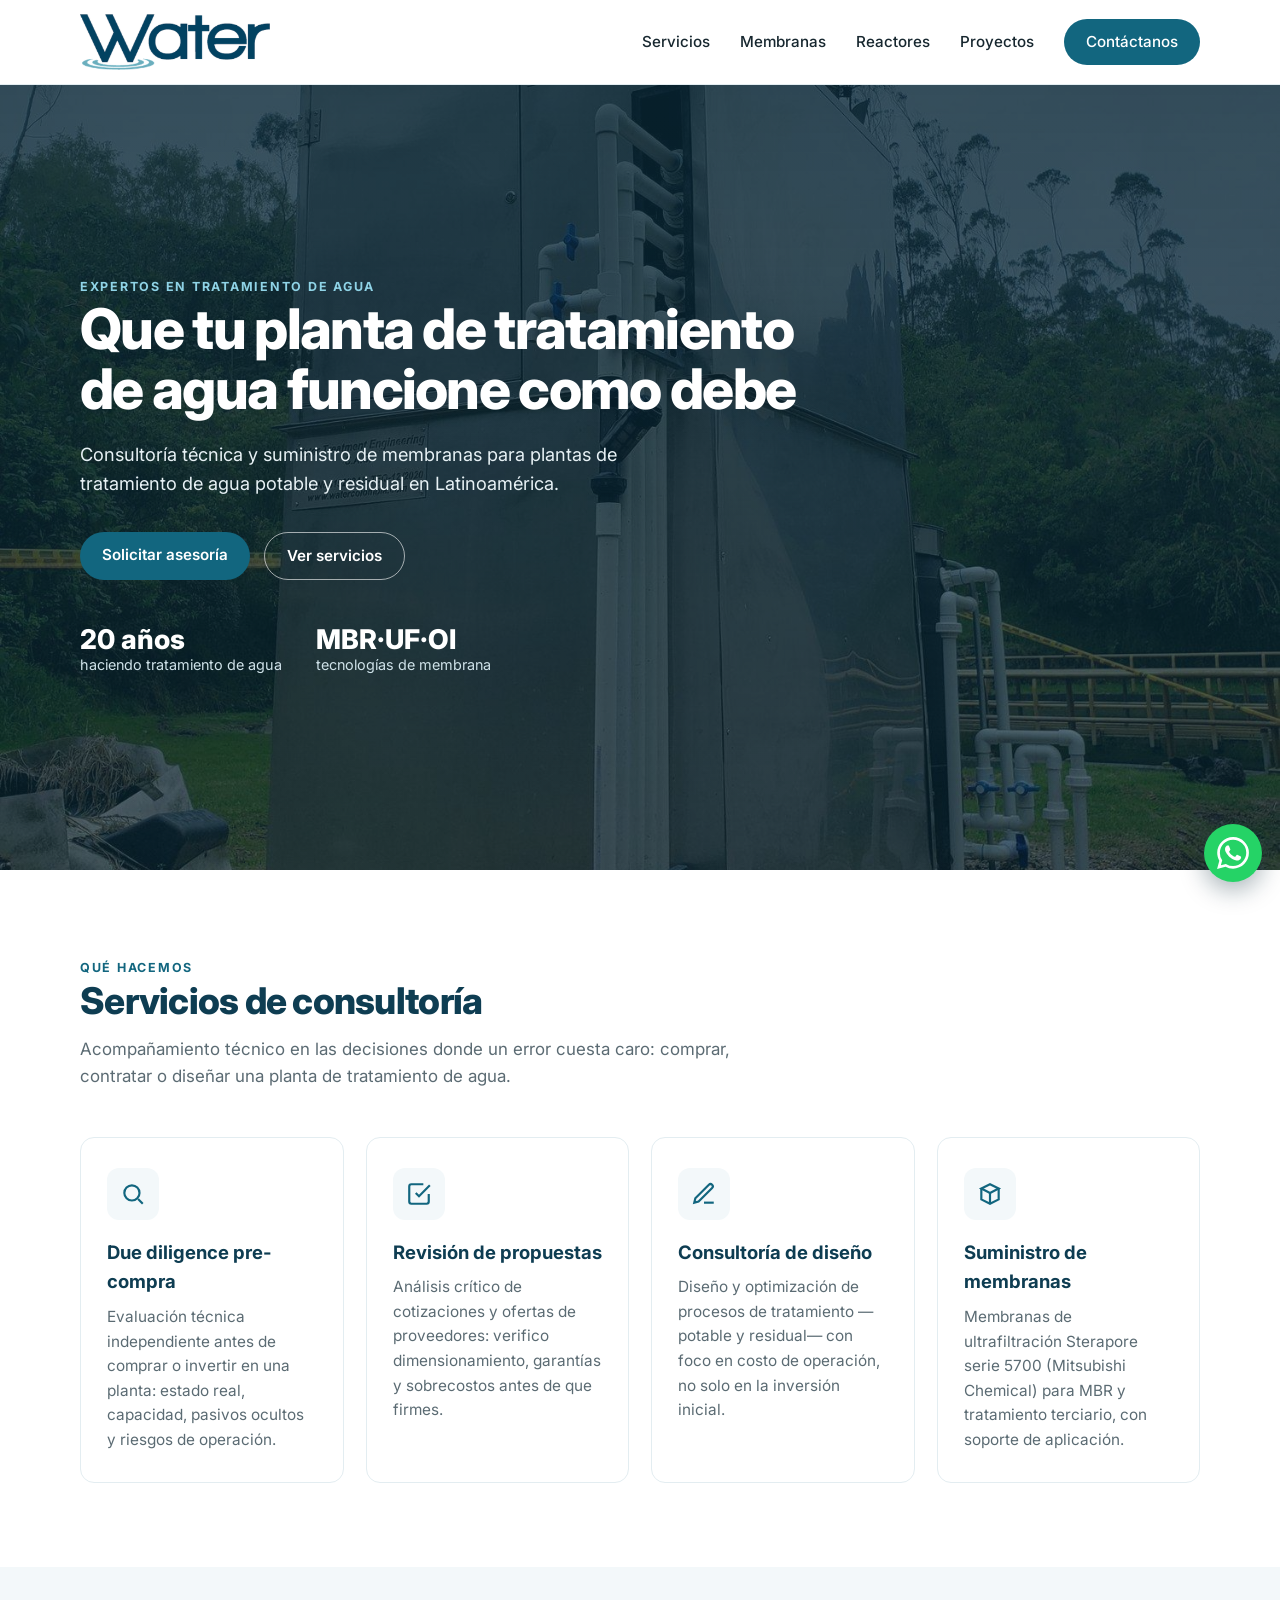
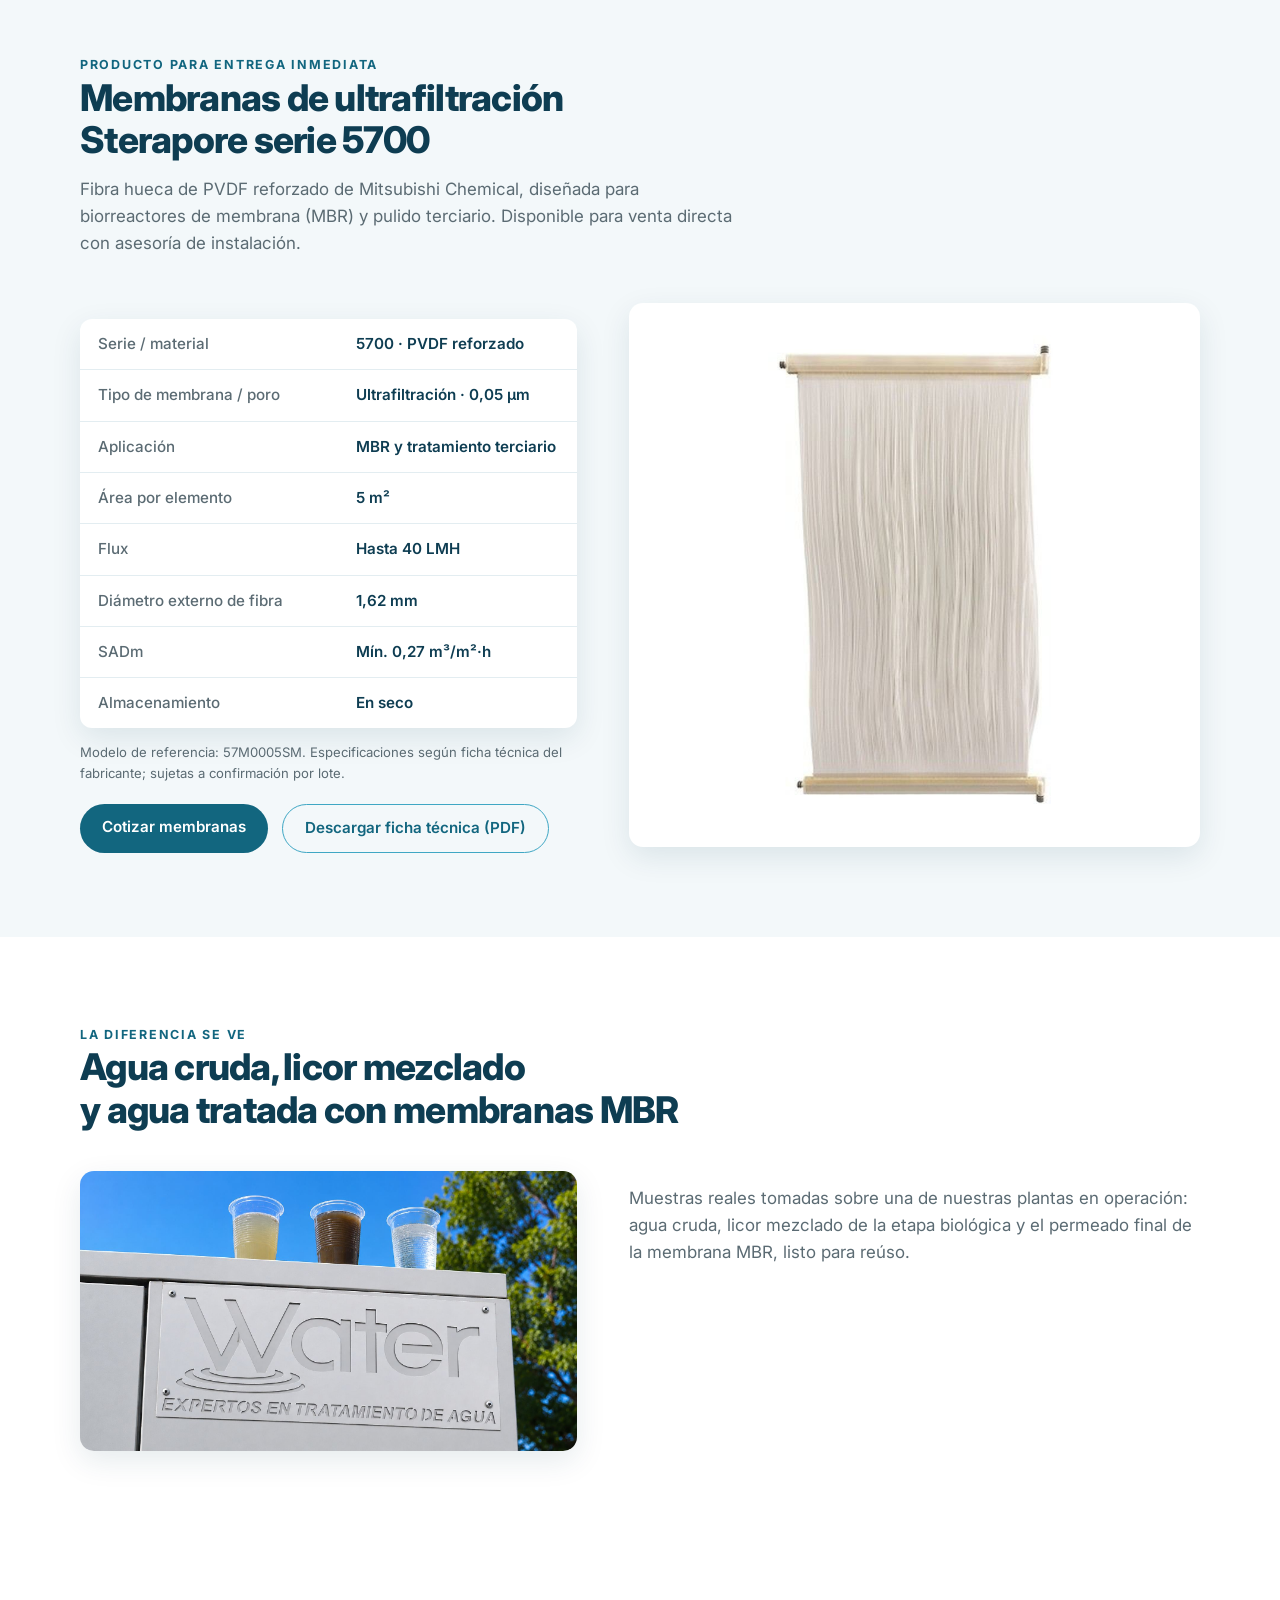
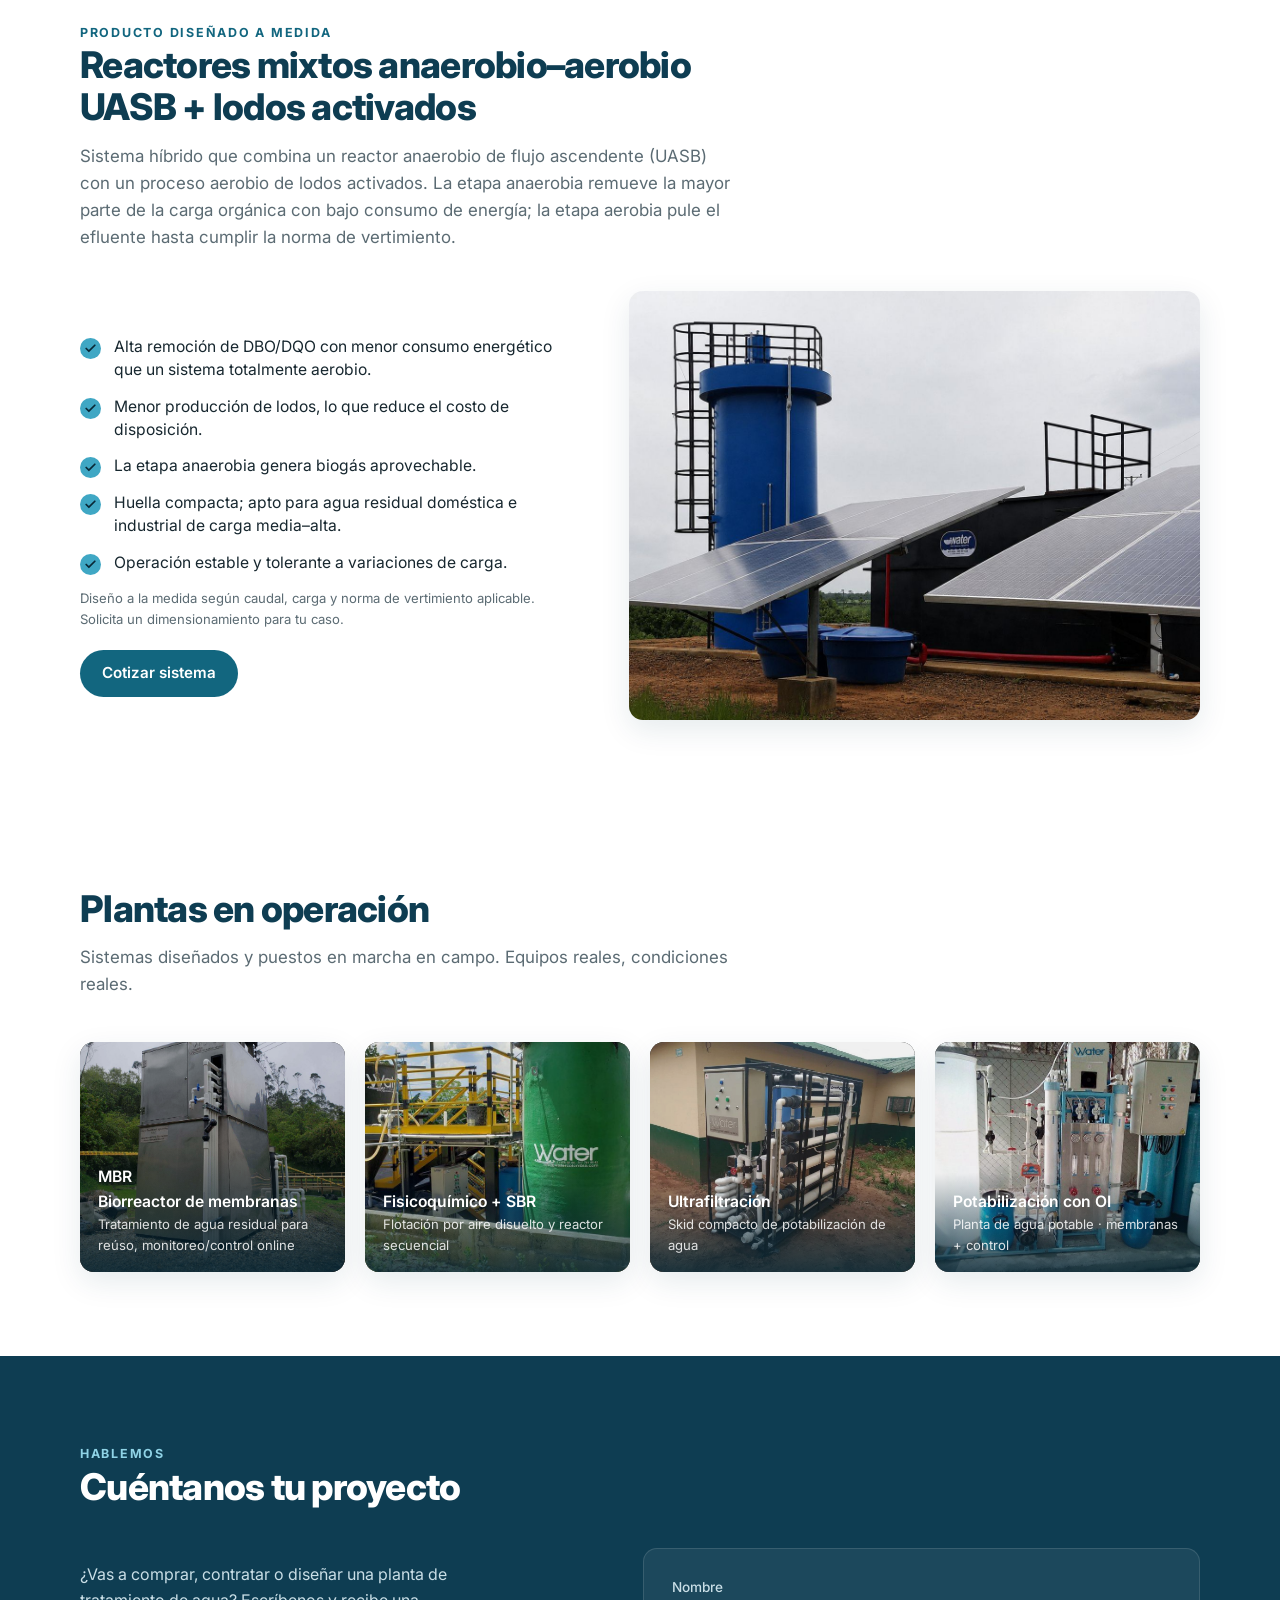
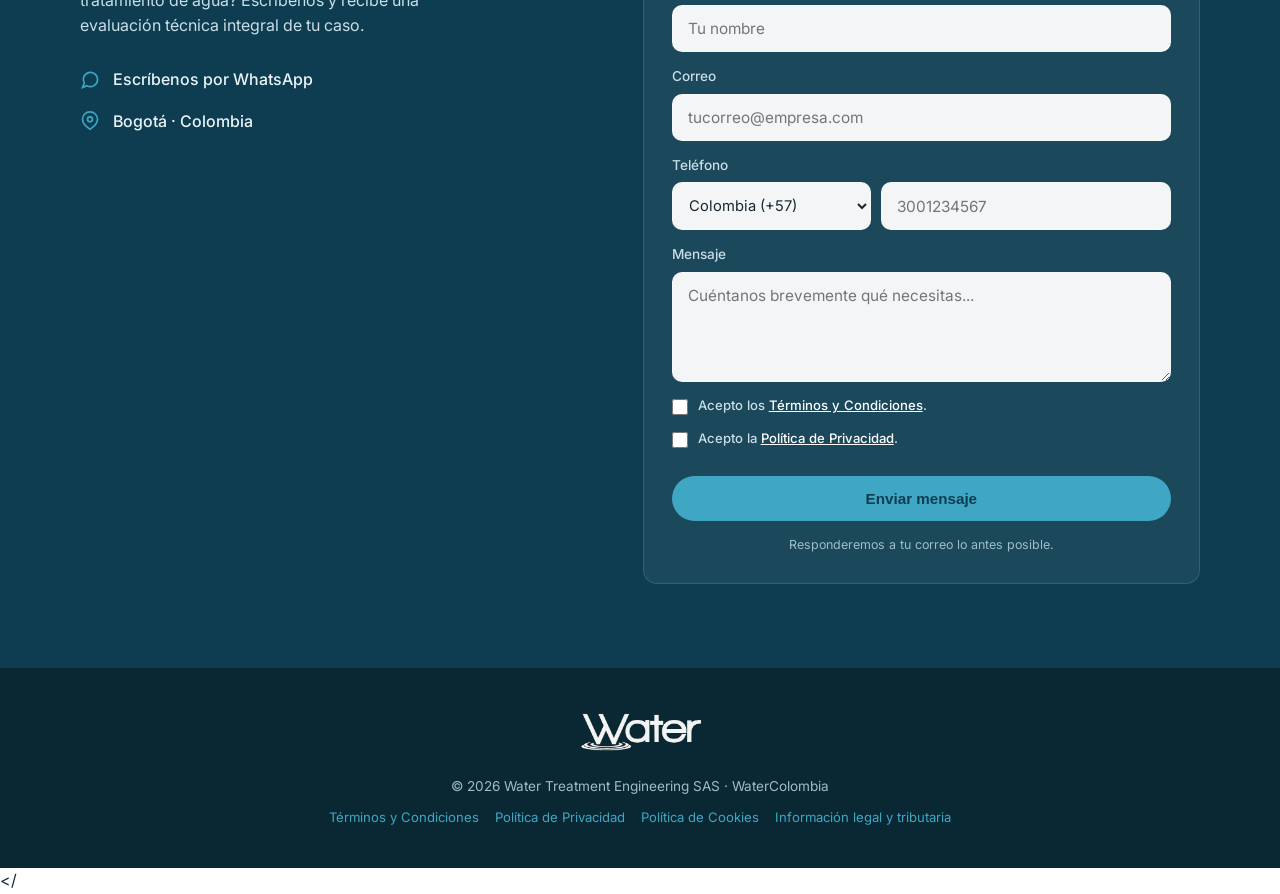
<file: index.html>
<!DOCTYPE html>
<html lang="es">
<head>
<meta charset="UTF-8">
<meta name="viewport" content="width=device-width, initial-scale=1.0">
<title>WaterColombia · Expertos en tratamiento de agua en Colombia</title>
<meta name="description" content="Consultoría independiente en tratamiento de agua en Colombia: due diligence técnica, revisión de propuestas, diseño y suministro de membranas MBR/ultrafiltración en Latinoamérica.">
<link rel="canonical" href="https://www.watercolombia.com/">
<link rel="icon" type="image/png" sizes="48x48" href="img/favicon-48.png">
<link rel="icon" type="image/png" sizes="32x32" href="img/favicon-32.png">
<link rel="apple-touch-icon" sizes="180x180" href="img/apple-touch-icon.png">

<!-- Open Graph (vista previa al compartir el enlace) -->
<meta property="og:title" content="WaterColombia · Expertos en tratamiento de agua">
<meta property="og:description" content="Consultoría técnica independiente en tratamiento de agua y suministro de membranas MBR/UF.">
<meta property="og:type" content="website">
<meta property="og:url" content="https://www.watercolombia.com/">
<meta property="og:image" content="https://www.watercolombia.com/img/hero-mbr.jpg">

<script type="application/ld+json">
{
  "@context": "https://schema.org",
  "@type": "ProfessionalService",
  "name": "WaterColombia",
  "description": "Consultoría independiente en tratamiento de agua: due diligence técnica, revisión de propuestas, diseño y suministro de membranas MBR/ultrafiltración.",
  "url": "https://www.watercolombia.com/",
  "image": "https://www.watercolombia.com/img/hero-mbr.jpg",
  "areaServed": {
    "@type": "Country",
    "name": "Colombia"
  },
  "address": {
    "@type": "PostalAddress",
    "addressCountry": "CO"
  },
  "makesOffer": [
    { "@type": "Offer", "itemOffered": { "@type": "Service", "name": "Due diligence pre-compra de plantas de tratamiento de agua" } },
    { "@type": "Offer", "itemOffered": { "@type": "Service", "name": "Revisión de propuestas técnicas" } },
    { "@type": "Offer", "itemOffered": { "@type": "Service", "name": "Consultoría de diseño de plantas de tratamiento" } },
    { "@type": "Offer", "itemOffered": { "@type": "Service", "name": "Suministro de membranas de ultrafiltración Sterapore serie 5700" } }
  ]
}
</script>

<link rel="preconnect" href="https://fonts.googleapis.com">
<link rel="preconnect" href="https://fonts.gstatic.com" crossorigin>
<link href="https://fonts.googleapis.com/css2?family=Inter:wght@400;500;600;700;800&display=swap" rel="stylesheet">

<style>
  :root{
    --navy:#0e3d52;
    --teal:#12667f;
    --accent:#3fa7c4;
    --ink:#17272f;
    --muted:#5b6b73;
    --bg:#ffffff;
    --soft:#f3f8fa;
    --line:#e3edf1;
    --radius:14px;
    --shadow:0 10px 30px rgba(14,61,82,.10);
  }
  *{box-sizing:border-box;margin:0;padding:0}
  html{scroll-behavior:smooth}
  body{
    font-family:'Inter',system-ui,-apple-system,Segoe UI,Roboto,sans-serif;
    color:var(--ink);background:var(--bg);line-height:1.6;
    -webkit-font-smoothing:antialiased;
  }
  a{color:inherit;text-decoration:none}
  .wrap{width:min(1120px,92%);margin-inline:auto}
  section{padding:84px 0}
  h2{font-size:clamp(1.6rem,3.2vw,2.3rem);font-weight:800;color:var(--navy);letter-spacing:-.02em;line-height:1.15}
  .lead{color:var(--muted);font-size:1.06rem;max-width:60ch;margin-top:14px}
  .eyebrow{color:var(--teal);font-weight:700;text-transform:uppercase;letter-spacing:.14em;font-size:.78rem}

  /* ---------- Header ---------- */
  header{
    position:sticky;top:0;z-index:50;
    background:rgba(255,255,255,.88);backdrop-filter:saturate(180%) blur(10px);
    border-bottom:1px solid var(--line);
  }
  .nav{display:flex;align-items:center;justify-content:space-between;height:84px}
  .nav img{height:56px;width:auto;display:block}
  .nav-links{display:flex;gap:30px;align-items:center}
  .nav-links a{font-weight:500;color:var(--ink);font-size:.95rem}
  .nav-links a:hover{color:var(--teal)}
  .nav-links a.btn{color:#fff}
  .nav-links a.btn:hover{color:#fff}
  .btn{
    display:inline-block;background:var(--teal);color:#fff;font-weight:600;
    padding:11px 22px;border-radius:999px;font-size:.95rem;transition:.18s;
    border:none;cursor:pointer;
  }
  .btn:hover{background:var(--navy);transform:translateY(-1px)}
  .btn.ghost{background:transparent;color:var(--teal);border:1.5px solid var(--accent)}
  .btn.ghost:hover{background:var(--soft);color:var(--navy)}
  .menu-toggle{display:none;background:none;border:0;font-size:1.6rem;color:var(--navy);cursor:pointer}

  /* ---------- Hero ---------- */
  .hero{
    position:relative;color:#fff;overflow:hidden;
    background:linear-gradient(180deg,rgba(9,40,54,.78),rgba(9,40,54,.62)),url('img/hero-mbr.jpg') center 30%/cover no-repeat;
  }
  .hero .wrap{padding:104px 0 110px}
  .hero h1{font-size:clamp(2.1rem,5vw,3.5rem);font-weight:800;letter-spacing:-.03em;line-height:1.08;max-width:20ch}
  .hero p{margin-top:20px;font-size:1.14rem;max-width:52ch;color:#e7f1f5}
  .hero-cta{margin-top:34px;display:flex;gap:14px;flex-wrap:wrap}
  .hero-cta .btn.ghost{color:#fff;border-color:rgba(255,255,255,.6)}
  .hero-cta .btn.ghost:hover{background:rgba(255,255,255,.12);color:#fff}
  .trust{margin-top:46px;display:flex;gap:34px;flex-wrap:wrap;font-size:.9rem;color:#cfe2e9}
  .trust b{display:block;font-size:1.7rem;font-weight:800;color:#fff;line-height:1}
  .tech .tk,.tech .sep{display:inline-block;opacity:0;transform:translateX(26px);
    animation:techIn .55s cubic-bezier(.22,.9,.3,1) forwards;animation-delay:var(--d)}
  @keyframes techIn{to{opacity:1;transform:translateX(0)}}
  @media (prefers-reduced-motion:reduce){.tech .tk,.tech .sep{animation:none;opacity:1;transform:none}}

  /* ---------- Servicios ---------- */
  .grid{display:grid;gap:22px}
  .services{grid-template-columns:repeat(auto-fit,minmax(240px,1fr));margin-top:46px}
  .card{
    background:var(--bg);border:1px solid var(--line);border-radius:var(--radius);
    padding:30px 26px;transition:.2s;
  }
  .card:hover{box-shadow:var(--shadow);transform:translateY(-3px);border-color:#cfe3ea}
  .card .ic{
    width:52px;height:52px;border-radius:12px;background:var(--soft);
    display:grid;place-items:center;margin-bottom:18px;
  }
  .card .ic svg{width:26px;height:26px;stroke:var(--teal)}
  .card h3{font-size:1.16rem;color:var(--navy);font-weight:700;margin-bottom:8px}
  .card p{color:var(--muted);font-size:.96rem}

  /* ---------- Membranas ---------- */
  .membranas{background:var(--soft)}
  .mem-grid{display:grid;grid-template-columns:1fr 1.15fr;gap:52px;align-items:center;margin-top:40px}
  .mem-grid img{width:100%;border-radius:var(--radius);box-shadow:var(--shadow)}
  table.spec{width:100%;border-collapse:collapse;margin-top:22px;background:#fff;border-radius:12px;overflow:hidden;box-shadow:var(--shadow)}
  table.spec td{padding:13px 18px;border-bottom:1px solid var(--line);font-size:.95rem}
  table.spec tr:last-child td{border-bottom:none}
  table.spec td:first-child{color:var(--muted);font-weight:500;width:52%}
  table.spec td:last-child{color:var(--navy);font-weight:600}
  .note{font-size:.82rem;color:var(--muted);margin-top:14px}
  .benefits{list-style:none;margin-top:22px;display:flex;flex-direction:column;gap:14px}
  .benefits li{position:relative;padding-left:34px;color:var(--ink);font-size:.98rem;line-height:1.45}
  .benefits li::before{
    content:"";position:absolute;left:0;top:2px;width:21px;height:21px;border-radius:50%;
    background:var(--accent) url("data:image/svg+xml,%3Csvg xmlns='http://www.w3.org/2000/svg' viewBox='0 0 24 24' fill='none' stroke='%23092836' stroke-width='3.2' stroke-linecap='round' stroke-linejoin='round'%3E%3Cpath d='M20 6L9 17l-5-5'/%3E%3C/svg%3E") center/13px no-repeat;
  }

  /* ---------- Proyectos ---------- */
  .proj-grid{display:grid;grid-template-columns:repeat(auto-fit,minmax(260px,1fr));gap:20px;margin-top:44px}
  .proj{border-radius:var(--radius);overflow:hidden;position:relative;box-shadow:var(--shadow);background:#000}
  .proj img{width:100%;height:230px;object-fit:cover;display:block;transition:.4s;opacity:.94}
  .proj:hover img{transform:scale(1.05);opacity:1}
  .proj span{
    position:absolute;left:0;right:0;bottom:0;padding:16px 18px;color:#fff;font-weight:600;
    background:linear-gradient(0deg,rgba(9,40,54,.86),transparent);font-size:.98rem;
  }
  .proj span small{display:block;font-weight:400;opacity:.85;font-size:.82rem}

  /* ---------- Contacto ---------- */
  .contacto{background:var(--navy);color:#fff}
  .contacto h2{color:#fff}
  .contact-grid{display:grid;grid-template-columns:1fr 1.1fr;gap:56px;margin-top:40px;align-items:start}
  .contact-info p{color:#c9dee6;margin-top:14px;max-width:42ch}
  .contact-list{margin-top:28px;display:flex;flex-direction:column;gap:16px}
  .contact-list a,.contact-list div{display:flex;align-items:center;gap:13px;color:#eaf4f7;font-weight:500}
  .contact-list svg{width:20px;height:20px;stroke:var(--accent);flex:none}
  form{display:grid;gap:14px;background:rgba(255,255,255,.06);padding:28px;border-radius:var(--radius);border:1px solid rgba(255,255,255,.12)}
  form label{font-size:.85rem;color:#c9dee6;font-weight:500;margin-bottom:-8px}
  .phone-row{display:grid;grid-template-columns:minmax(130px,40%) 1fr;gap:10px}
  .field-hint{font-size:.78rem;color:#9fbcc7;margin-top:-6px}
  .field-hint.bad{color:#ffb4b4}
  form select{
    width:100%;padding:13px 12px;border-radius:10px;border:1px solid rgba(255,255,255,.18);
    background:rgba(255,255,255,.95);color:var(--ink);font-family:inherit;font-size:.92rem;
    text-overflow:ellipsis;
  }
  form select:focus{outline:2px solid var(--accent);border-color:transparent}
  form input,form textarea{
    width:100%;padding:13px 15px;border-radius:10px;border:1px solid rgba(255,255,255,.18);
    background:rgba(255,255,255,.95);color:var(--ink);font-family:inherit;font-size:.96rem;
  }
  form input:focus,form textarea:focus{outline:2px solid var(--accent);border-color:transparent}
  form textarea{resize:vertical;min-height:110px}
  form .btn{width:100%;background:var(--accent);color:var(--navy);font-weight:700;padding:14px}
  form .btn:hover{background:#fff}
  .form-note{font-size:.78rem;color:#9fbcc7;text-align:center}
  .form-ok{background:rgba(63,167,196,.18);border:1px solid var(--accent);border-radius:10px;padding:12px 14px;color:#fff;font-size:.92rem}
  .form-err{background:rgba(220,70,70,.18);border:1px solid #e07070;border-radius:10px;padding:10px 14px;color:#fff;font-size:.88rem}
  .consent{display:flex;align-items:flex-start;gap:10px;font-size:.82rem;color:#c9dee6;line-height:1.4;margin:0}
  .consent input[type=checkbox]{width:16px;height:16px;flex:none;margin-top:3px;accent-color:var(--accent)}
  .consent a{color:#fff;text-decoration:underline}

  /* ---------- Botón flotante WhatsApp ---------- */
  .wa-float{
    position:fixed;right:18px;bottom:18px;z-index:60;width:58px;height:58px;border-radius:50%;
    background:#25d366;display:grid;place-items:center;box-shadow:0 8px 24px rgba(9,40,54,.35);
    transition:transform .18s,box-shadow .18s;
  }
  .wa-float:hover{transform:scale(1.07);box-shadow:0 10px 28px rgba(9,40,54,.45)}
  .wa-float svg{width:32px;height:32px;fill:#fff}

  /* ---------- Footer ---------- */
  footer{background:#092833;color:#9fbcc7;padding:40px 0;text-align:center}
  footer img{height:46px;width:auto;margin-bottom:14px;opacity:.95}
  footer p{font-size:.85rem}
  footer a{color:var(--accent)}

  /* ---------- Responsive ---------- */
  @media(max-width:820px){
    .mem-grid,.contact-grid{grid-template-columns:1fr;gap:34px}
    .nav-links{
      display:none;position:absolute;top:84px;left:0;right:0;flex-direction:column;
      background:#fff;border-bottom:1px solid var(--line);padding:18px 0;gap:6px;box-shadow:var(--shadow);
    }
    .nav-links.open{display:flex}
    .nav-links a{padding:10px 22px;width:100%}
    .nav-links .btn{margin:8px 22px 0;text-align:center}
    .menu-toggle{display:block}
    section{padding:60px 0}
    .hero .wrap{padding:76px 0 84px}
  }
</style>
</head>
<body>

<!-- ============ HEADER ============ -->
<header>
  <div class="wrap nav">
    <a href="#inicio"><img src="img/logo-dark.png" alt="WaterColombia"></a>
    <nav class="nav-links" id="navLinks">
      <a href="#servicios">Servicios</a>
      <a href="#membranas">Membranas</a>
      <a href="#reactores">Reactores</a>
      <a href="#proyectos">Proyectos</a>
      <a href="#contacto" class="btn">Contáctanos</a>
    </nav>
    <button class="menu-toggle" id="menuToggle" aria-label="Menú">&#9776;</button>
  </div>
</header>

<!-- ============ HERO ============ -->
<section class="hero" id="inicio">
  <div class="wrap">
    <span class="eyebrow" style="color:#8fd3e6">Expertos en tratamiento de agua</span>
    <h1>Que tu planta de tratamiento de agua funcione como debe</h1>
    <p>Consultoría técnica y suministro de membranas para plantas de tratamiento de agua potable y residual en Latinoamérica.</p>
    <div class="hero-cta">
      <a href="#contacto" class="btn">Solicitar asesoría</a>
      <a href="#servicios" class="btn ghost">Ver servicios</a>
    </div>
    <div class="trust">
      <div><b><span id="yearCount">1</span> años</b> haciendo tratamiento de agua</div>
      <div><b class="tech"><span class="tk" style="--d:.42s">MBR</span><span class="sep" style="--d:.34s"> · </span><span class="tk" style="--d:.26s">UF</span><span class="sep" style="--d:.18s"> · </span><span class="tk" style="--d:.1s">OI</span></b> tecnologías de membrana</div>
    </div>
  </div>
</section>

<!-- ============ SERVICIOS ============ -->
<section id="servicios">
  <div class="wrap">
    <span class="eyebrow">Qué hacemos</span>
    <h2>Servicios de consultoría</h2>
    <p class="lead">Acompañamiento técnico en las decisiones donde un error cuesta caro: comprar, contratar o diseñar una planta de tratamiento de agua.</p>

    <div class="grid services">
      <div class="card">
        <div class="ic"><svg fill="none" stroke-width="2" viewBox="0 0 24 24"><circle cx="11" cy="11" r="7"/><path d="M21 21l-4.3-4.3"/></svg></div>
        <h3>Due diligence pre-compra</h3>
        <p>Evaluación técnica independiente antes de comprar o invertir en una planta: estado real, capacidad, pasivos ocultos y riesgos de operación.</p>
      </div>
      <div class="card">
        <div class="ic"><svg fill="none" stroke-width="2" viewBox="0 0 24 24"><path d="M9 11l3 3L22 4"/><path d="M21 12v7a2 2 0 01-2 2H5a2 2 0 01-2-2V5a2 2 0 012-2h11"/></svg></div>
        <h3>Revisión de propuestas</h3>
        <p>Análisis crítico de cotizaciones y ofertas de proveedores: verifico dimensionamiento, garantías y sobrecostos antes de que firmes.</p>
      </div>
      <div class="card">
        <div class="ic"><svg fill="none" stroke-width="2" viewBox="0 0 24 24"><path d="M12 20h9"/><path d="M16.5 3.5a2.1 2.1 0 013 3L7 19l-4 1 1-4z"/></svg></div>
        <h3>Consultoría de diseño</h3>
        <p>Diseño y optimización de procesos de tratamiento —potable y residual— con foco en costo de operación, no solo en la inversión inicial.</p>
      </div>
      <div class="card">
        <div class="ic"><svg fill="none" stroke-width="2" viewBox="0 0 24 24"><path d="M20 7L12 3 4 7l8 4 8-4z"/><path d="M4 7v10l8 4 8-4V7"/><path d="M12 11v10"/></svg></div>
        <h3>Suministro de membranas</h3>
        <p>Membranas de ultrafiltración Sterapore serie 5700 (Mitsubishi Chemical) para MBR y tratamiento terciario, con soporte de aplicación.</p>
      </div>
    </div>
  </div>
</section>

<!-- ============ MEMBRANAS ============ -->
<section class="membranas" id="membranas">
  <div class="wrap">
    <span class="eyebrow">Producto para entrega inmediata</span>
    <h2>Membranas de ultrafiltración<br>Sterapore serie 5700</h2>
    <p class="lead">Fibra hueca de PVDF reforzado de Mitsubishi Chemical, diseñada para biorreactores de membrana (MBR) y pulido terciario. Disponible para venta directa con asesoría de instalación.</p>

    <div class="mem-grid">
      <div>
        <table class="spec">
          <tr><td>Serie / material</td><td>5700 · PVDF reforzado</td></tr>
          <tr><td>Tipo de membrana / poro</td><td>Ultrafiltración · 0,05 µm</td></tr>
          <tr><td>Aplicación</td><td>MBR y tratamiento terciario</td></tr>
          <tr><td>Área por elemento</td><td>5 m²</td></tr>
          <tr><td>Flux</td><td>Hasta 40 LMH</td></tr>
          <tr><td>Diámetro externo de fibra</td><td>1,62 mm</td></tr>
          <tr><td>SADm</td><td>Mín. 0,27 m³/m²·h</td></tr>
          <tr><td>Almacenamiento</td><td>En seco</td></tr>
        </table>
        <p class="note">Modelo de referencia: 57M0005SM. Especificaciones según ficha técnica del fabricante; sujetas a confirmación por lote.</p>
        <div style="margin-top:20px;display:flex;gap:14px;flex-wrap:wrap">
          <a href="#contacto" class="btn">Cotizar membranas</a>
          <a href="fichas-tecnicas/sterapore-5700-series.pdf" class="btn ghost" target="_blank" rel="noopener">Descargar ficha técnica (PDF)</a>
        </div>
      </div>
      <div style="background:#fff;border-radius:var(--radius);box-shadow:var(--shadow);display:flex;justify-content:center;align-items:center;padding:32px">
        <img src="img/membrana-modulo.jpg" alt="Módulo de membrana de ultrafiltración de fibra hueca Sterapore" loading="lazy" style="width:auto;max-width:100%;max-height:480px;box-shadow:none;border-radius:0">
      </div>
    </div>
  </div>
</section>

<!-- ============ RESULTADOS: AGUA CRUDA VS TRATADA ============ -->
<section id="resultados">
  <div class="wrap">
    <span class="eyebrow">La diferencia se ve</span>
    <h2>Agua cruda, licor mezclado<br>y agua tratada con membranas MBR</h2>

    <div class="mem-grid" style="align-items:start">
      <img src="img/agua-tratada-mbr.jpg" alt="Comparación de muestras de agua cruda, licor mezclado y agua tratada con membranas MBR, totalmente clara" loading="lazy">
      <div>
        <p class="lead">Muestras reales tomadas sobre una de nuestras plantas en operación: agua cruda, licor mezclado de la etapa biológica y el permeado final de la membrana MBR, listo para reúso.</p>
      </div>
    </div>
  </div>
</section>

<!-- ============ REACTORES UASB ============ -->
<section id="reactores">
  <div class="wrap">
    <span class="eyebrow">Producto diseñado a medida</span>
    <h2>Reactores mixtos anaerobio–aerobio<br>UASB + lodos activados</h2>
    <p class="lead">Sistema híbrido que combina un reactor anaerobio de flujo ascendente (UASB) con un proceso aerobio de lodos activados. La etapa anaerobia remueve la mayor parte de la carga orgánica con bajo consumo de energía; la etapa aerobia pule el efluente hasta cumplir la norma de vertimiento.</p>

    <div class="mem-grid">
      <div>
        <ul class="benefits">
          <li>Alta remoción de DBO/DQO con menor consumo energético que un sistema totalmente aerobio.</li>
          <li>Menor producción de lodos, lo que reduce el costo de disposición.</li>
          <li>La etapa anaerobia genera biogás aprovechable.</li>
          <li>Huella compacta; apto para agua residual doméstica e industrial de carga media–alta.</li>
          <li>Operación estable y tolerante a variaciones de carga.</li>
        </ul>
        <p class="note">Diseño a la medida según caudal, carga y norma de vertimiento aplicable. Solicita un dimensionamiento para tu caso.</p>
        <a href="#contacto" class="btn" style="margin-top:20px">Cotizar sistema</a>
      </div>
      <img src="img/reactor-uasb.jpg" alt="Reactor anaerobio UASB con planta de lodos activados y alimentación solar" loading="lazy">
    </div>
  </div>
</section>

<!-- ============ PROYECTOS ============ -->
<section id="proyectos">
  <div class="wrap">
    <h2>Plantas en operación</h2>
    <p class="lead">Sistemas diseñados y puestos en marcha en campo. Equipos reales, condiciones reales.</p>

    <div class="proj-grid">
      <div class="proj">
        <img src="img/hero-mbr.jpg" alt="Planta MBR en acero inoxidable" loading="lazy">
        <span>MBR<br>Biorreactor de membranas<small>Tratamiento de agua residual para reúso, monitoreo/control online</small></span>
      </div>
      <div class="proj">
        <img src="img/planta-daf-sbr.jpg" alt="Planta DAF + SBR" loading="lazy">
        <span>Fisicoquímico + SBR<small>Flotación por aire disuelto y reactor secuencial</small></span>
      </div>
      <div class="proj">
        <img src="img/skid-oi.jpg" alt="Skid de ultrafiltración" loading="lazy">
        <span>Ultrafiltración<small>Skid compacto de potabilización de agua</small></span>
      </div>
      <div class="proj">
        <img src="img/ptap-oi.jpg" alt="Planta potabilizadora con ósmosis inversa" loading="lazy">
        <span>Potabilización con OI<small>Planta de agua potable · membranas + control</small></span>
      </div>
    </div>
  </div>
</section>

<!-- ============ CONTACTO ============ -->
<section class="contacto" id="contacto">
  <div class="wrap">
    <span class="eyebrow" style="color:#8fd3e6">Hablemos</span>
    <h2>Cuéntanos tu proyecto</h2>
    <div class="contact-grid">
      <div class="contact-info">
        <p>¿Vas a comprar, contratar o diseñar una planta de tratamiento de agua? Escríbenos y recibe una evaluación técnica integral de tu caso.</p>
        <div class="contact-list">
          <a href="https://wa.me/573209190272?text=Hola%2C%20quiero%20una%20asesor%C3%ADa%20en%20tratamiento%20de%20agua." target="_blank" rel="noopener">
            <svg fill="none" stroke-width="2" viewBox="0 0 24 24"><path d="M21 11.5a8.5 8.5 0 01-12.6 7.4L3 21l2.2-5.3A8.5 8.5 0 1121 11.5z"/></svg>
            Escríbenos por WhatsApp
          </a>
          <div>
            <svg fill="none" stroke-width="2" viewBox="0 0 24 24"><path d="M21 10c0 6-9 12-9 12s-9-6-9-12a9 9 0 0118 0z"/><circle cx="12" cy="10" r="3"/></svg>
            Bogotá · Colombia
          </div>
        </div>
      </div>

      <!-- FORMULARIO: se envía con Web3Forms al correo comercial, protegido con hCaptcha (activado en el panel de Web3Forms). -->
      <form id="contactForm" action="https://api.web3forms.com/submit" method="POST">
        <input type="hidden" name="access_key" value="590ce9ca-277c-46d6-8ea5-009a78114656">
        <input type="hidden" name="subject" value="Nuevo mensaje desde watercolombia.com">
        <input type="hidden" name="from_name" value="Sitio web WaterColombia">
        <input type="hidden" name="redirect" value="https://www.watercolombia.com/?enviado=1#contacto">
        <input type="checkbox" name="botcheck" style="display:none" tabindex="-1" autocomplete="off">
        <p class="form-ok" id="formOk" hidden>¡Gracias! Recibimos tu mensaje y te responderemos lo antes posible.</p>
        <label for="nombre">Nombre</label>
        <input id="nombre" type="text" name="name" placeholder="Tu nombre" required>
        <label for="email">Correo</label>
        <input id="email" type="email" name="email" placeholder="tucorreo@empresa.com" required autocomplete="email" inputmode="email" maxlength="120" pattern="[^@\s]+@[^@\s]+\.[A-Za-z]{2,}" title="Escribe un correo válido, por ejemplo nombre@empresa.com">
        <label for="telefono">Teléfono</label>
        <div class="phone-row">
          <select id="pais" aria-label="Indicativo del país"><option value="CO" selected>Colombia (+57)</option></select>
          <input id="telefono" type="tel" inputmode="numeric" placeholder="3001234567" autocomplete="tel-national" maxlength="12" required>
        </div>
        <input type="hidden" name="telefono" id="telefonoFull">
        <p class="field-hint" id="telHint" hidden></p>
        <label for="mensaje">Mensaje</label>
        <textarea id="mensaje" name="message" placeholder="Cuéntanos brevemente qué necesitas..." required></textarea>
        <label class="consent" for="aceptoTerminos">
          <input type="checkbox" id="aceptoTerminos" name="acepto_terminos" value="Si" required>
          <span>Acepto los <a href="legal/terminos.html" target="_blank" rel="noopener">Términos y Condiciones</a>.</span>
        </label>
        <label class="consent" for="aceptoPrivacidad">
          <input type="checkbox" id="aceptoPrivacidad" name="acepto_privacidad" value="Si" required>
          <span>Acepto la <a href="legal/privacidad.html" target="_blank" rel="noopener">Política de Privacidad</a>.</span>
        </label>
        <div class="h-captcha" data-captcha="true"></div>
        <p class="form-err" id="captchaErr" hidden>Marca la casilla “No soy un robot” para poder enviar.</p>
        <button type="submit" class="btn">Enviar mensaje</button>
        <p class="form-note">Responderemos a tu correo lo antes posible.</p>
      </form>
    </div>
  </div>
</section>

<!-- ============ FOOTER ============ -->
<footer>
  <div class="wrap">
    <img src="img/logo-footer.png" alt="WaterColombia">
    <p>© <span id="year"></span> Water Treatment Engineering SAS · WaterColombia</p>
    <p style="margin-top:10px;display:flex;gap:16px;justify-content:center;flex-wrap:wrap;font-size:.82rem">
      <a href="legal/terminos.html">Términos y Condiciones</a>
      <a href="legal/privacidad.html">Política de Privacidad</a>
      <a href="legal/cookies.html">Política de Cookies</a>
      <a href="legal/informacion-legal.html">Información legal y tributaria</a>
    </p>
  </div>
</footer>

<!-- ============ BOTÓN FLOTANTE WHATSAPP ============ -->
<a class="wa-float" href="https://wa.me/573209190272?text=Hola%2C%20quiero%20una%20asesor%C3%ADa%20en%20tratamiento%20de%20agua." target="_blank" rel="noopener" aria-label="Escríbenos por WhatsApp">
  <svg viewBox="0 0 24 24" aria-hidden="true"><path d="M17.472 14.382c-.297-.149-1.758-.867-2.03-.967-.273-.099-.471-.148-.67.15-.197.297-.767.966-.94 1.164-.173.199-.347.223-.644.075-.297-.15-1.255-.463-2.39-1.475-.883-.788-1.48-1.761-1.653-2.059-.173-.297-.018-.458.13-.606.134-.133.298-.347.446-.52.149-.174.198-.298.298-.497.099-.198.05-.371-.025-.52-.075-.149-.669-1.612-.916-2.207-.242-.579-.487-.5-.669-.51-.173-.008-.371-.01-.57-.01-.198 0-.52.074-.792.372-.272.297-1.04 1.016-1.04 2.479 0 1.462 1.065 2.875 1.213 3.074.149.198 2.096 3.2 5.077 4.487.709.306 1.262.489 1.694.625.712.227 1.36.195 1.871.118.571-.085 1.758-.719 2.006-1.413.248-.694.248-1.289.173-1.413-.074-.124-.272-.198-.57-.347m-5.421 7.403h-.004a9.87 9.87 0 01-5.031-1.378l-.361-.214-3.741.982.998-3.648-.235-.374a9.86 9.86 0 01-1.51-5.26c.001-5.45 4.436-9.884 9.888-9.884 2.64 0 5.122 1.03 6.988 2.898a9.825 9.825 0 012.893 6.994c-.003 5.45-4.437 9.884-9.885 9.884m8.413-18.297A11.815 11.815 0 0012.05 0C5.495 0 .16 5.335.157 11.892c0 2.096.547 4.142 1.588 5.945L.057 24l6.305-1.654a11.882 11.882 0 005.683 1.448h.005c6.554 0 11.89-5.335 11.893-11.893a11.821 11.821 0 00-3.48-8.413z"/></svg>
</a>

<script src="https://web3forms.com/client/script.js" async defer></script>
<script>
  // Año dinámico
  document.getElementById('year').textContent = new Date().getFullYear();
  // Mensaje de confirmación tras enviar el formulario
  if (/[?&]enviado=1/.test(location.search)) {
    const ok = document.getElementById('formOk');
    if (ok) ok.hidden = false;
  }
  // Validación del correo: formato completo (usuario@dominio.ext) con mensaje en español
  (function(){
    const em = document.getElementById('email');
    if(!em) return;
    const re = /^[^@\s]+@[^@\s]+\.[A-Za-z]{2,}$/;
    function check(){
      em.value = em.value.trim();
      em.setCustomValidity(re.test(em.value) ? '' : 'Escribe un correo válido, por ejemplo nombre@empresa.com');
    }
    em.addEventListener('input', check);
    em.addEventListener('blur', check);
    em.form.addEventListener('submit', check);
  })();
  // Teléfono: indicativo de país (Colombia +57 por defecto) y validación del número
  (function(){
    const sel = document.getElementById('pais');
    const inp = document.getElementById('telefono');
    const full = document.getElementById('telefonoFull');
    const hint = document.getElementById('telHint');
    if(!sel || !inp || !full) return;

    // Nombre|indicativo|ISO. Los países del plan NANP (+1) usan 10 dígitos con código de área.
    const raw = 'Afganistán|93|AF;Albania|355|AL;Alemania|49|DE;Andorra|376|AD;Angola|244|AO;Anguila|1|AI;Antigua y Barbuda|1|AG;Arabia Saudita|966|SA;Argelia|213|DZ;Argentina|54|AR;Armenia|374|AM;Aruba|297|AW;Australia|61|AU;Austria|43|AT;Azerbaiyán|994|AZ;Bahamas|1|BS;Bangladés|880|BD;Barbados|1|BB;Baréin|973|BH;Bélgica|32|BE;Belice|501|BZ;Benín|229|BJ;Bermudas|1|BM;Bielorrusia|375|BY;Birmania (Myanmar)|95|MM;Bolivia|591|BO;Bonaire|599|BQ;Bosnia y Herzegovina|387|BA;Botsuana|267|BW;Brasil|55|BR;Brunéi|673|BN;Bulgaria|359|BG;Burkina Faso|226|BF;Burundi|257|BI;Bután|975|BT;Cabo Verde|238|CV;Camboya|855|KH;Camerún|237|CM;Canadá|1|CA;Catar|974|QA;Chad|235|TD;Chile|56|CL;China|86|CN;Chipre|357|CY;Colombia|57|CO;Comoras|269|KM;Congo|242|CG;Corea del Norte|850|KP;Corea del Sur|82|KR;Costa de Marfil|225|CI;Costa Rica|506|CR;Croacia|385|HR;Cuba|53|CU;Curazao|599|CW;Dinamarca|45|DK;Dominica|1|DM;Ecuador|593|EC;Egipto|20|EG;El Salvador|503|SV;Emiratos Árabes Unidos|971|AE;Eritrea|291|ER;Eslovaquia|421|SK;Eslovenia|386|SI;España|34|ES;Estados Unidos|1|US;Estonia|372|EE;Esuatini|268|SZ;Etiopía|251|ET;Filipinas|63|PH;Finlandia|358|FI;Fiyi|679|FJ;Francia|33|FR;Gabón|241|GA;Gambia|220|GM;Georgia|995|GE;Ghana|233|GH;Gibraltar|350|GI;Granada|1|GD;Grecia|30|GR;Groenlandia|299|GL;Guadalupe|590|GP;Guam|1|GU;Guatemala|502|GT;Guayana Francesa|594|GF;Guernsey|44|GG;Guinea|224|GN;Guinea Ecuatorial|240|GQ;Guinea-Bisáu|245|GW;Guyana|592|GY;Haití|509|HT;Honduras|504|HN;Hong Kong|852|HK;Hungría|36|HU;India|91|IN;Indonesia|62|ID;Irak|964|IQ;Irán|98|IR;Irlanda|353|IE;Isla de Man|44|IM;Islandia|354|IS;Islas Caimán|1|KY;Islas Cook|682|CK;Islas Feroe|298|FO;Islas Malvinas|500|FK;Islas Marianas del Norte|1|MP;Islas Marshall|692|MH;Islas Salomón|677|SB;Islas Turcas y Caicos|1|TC;Islas Vírgenes Británicas|1|VG;Islas Vírgenes de EE. UU.|1|VI;Israel|972|IL;Italia|39|IT;Jamaica|1|JM;Japón|81|JP;Jersey|44|JE;Jordania|962|JO;Kazajistán|7|KZ;Kenia|254|KE;Kirguistán|996|KG;Kiribati|686|KI;Kosovo|383|XK;Kuwait|965|KW;Laos|856|LA;Lesoto|266|LS;Letonia|371|LV;Líbano|961|LB;Liberia|231|LR;Libia|218|LY;Liechtenstein|423|LI;Lituania|370|LT;Luxemburgo|352|LU;Macao|853|MO;Macedonia del Norte|389|MK;Madagascar|261|MG;Malasia|60|MY;Malaui|265|MW;Maldivas|960|MV;Malí|223|ML;Malta|356|MT;Marruecos|212|MA;Martinica|596|MQ;Mauricio|230|MU;Mauritania|222|MR;Mayotte|262|YT;México|52|MX;Micronesia|691|FM;Moldavia|373|MD;Mónaco|377|MC;Mongolia|976|MN;Montenegro|382|ME;Montserrat|1|MS;Mozambique|258|MZ;Namibia|264|NA;Nauru|674|NR;Nepal|977|NP;Nicaragua|505|NI;Níger|227|NE;Nigeria|234|NG;Niue|683|NU;Noruega|47|NO;Nueva Caledonia|687|NC;Nueva Zelanda|64|NZ;Omán|968|OM;Países Bajos|31|NL;Pakistán|92|PK;Palaos|680|PW;Palestina|970|PS;Panamá|507|PA;Papúa Nueva Guinea|675|PG;Paraguay|595|PY;Perú|51|PE;Polinesia Francesa|689|PF;Polonia|48|PL;Portugal|351|PT;Puerto Rico|1|PR;Reino Unido|44|GB;República Centroafricana|236|CF;República Checa|420|CZ;República Democrática del Congo|243|CD;República Dominicana|1|DO;Reunión|262|RE;Ruanda|250|RW;Rumanía|40|RO;Rusia|7|RU;Samoa|685|WS;Samoa Americana|1|AS;San Cristóbal y Nieves|1|KN;San Marino|378|SM;San Martín (parte holandesa)|1|SX;San Pedro y Miquelón|508|PM;San Vicente y las Granadinas|1|VC;Santa Elena|290|SH;Santa Lucía|1|LC;Santo Tomé y Príncipe|239|ST;Senegal|221|SN;Serbia|381|RS;Seychelles|248|SC;Sierra Leona|232|SL;Singapur|65|SG;Siria|963|SY;Somalia|252|SO;Sri Lanka|94|LK;Sudáfrica|27|ZA;Sudán|249|SD;Sudán del Sur|211|SS;Suecia|46|SE;Suiza|41|CH;Surinam|597|SR;Tailandia|66|TH;Taiwán|886|TW;Tanzania|255|TZ;Tayikistán|992|TJ;Timor Oriental|670|TL;Togo|228|TG;Tokelau|690|TK;Tonga|676|TO;Trinidad y Tobago|1|TT;Túnez|216|TN;Turkmenistán|993|TM;Turquía|90|TR;Tuvalu|688|TV;Ucrania|380|UA;Uganda|256|UG;Uruguay|598|UY;Uzbekistán|998|UZ;Vanuatu|678|VU;Vaticano|379|VA;Venezuela|58|VE;Vietnam|84|VN;Wallis y Futuna|681|WF;Yemen|967|YE;Yibuti|253|DJ;Zambia|260|ZM;Zimbabue|263|ZW';
    const list = raw.split(';').map(s => { const p = s.split('|'); return {name:p[0], code:p[1], iso:p[2]}; });
    list.sort((a,b) => (a.iso==='CO' ? -1 : b.iso==='CO' ? 1 : a.name.localeCompare(b.name,'es')));
    sel.innerHTML = '';
    list.forEach(c => {
      const o = document.createElement('option');
      o.value = c.iso;
      o.textContent = c.name + ' (+' + c.code + ')';
      o.dataset.code = c.code;
      sel.appendChild(o);
    });
    sel.value = 'CO';

    function country(){ const o = sel.options[sel.selectedIndex]; return {iso: sel.value, code: o ? o.dataset.code : '57'}; }

    function rules(c){
      if(c.iso === 'CO') return {
        ph: '3001234567', max: 12,
        hint: '',
        test: d => /^3\d{9}$/.test(d) || /^60\d{8}$/.test(d),
        msg: 'En Colombia el número debe tener 10 dígitos sin el +57: celular (empieza por 3) o fijo (empieza por 60).'
      };
      if(c.code === '1') return {
        ph: '2025550123', max: 11,
        hint: 'Escribe 10 dígitos: código de área + número, sin el +1.',
        test: d => /^[2-9]\d{2}[2-9]\d{6}$/.test(d),
        msg: 'Escribe 10 dígitos: código de área + número (sin el +1).'
      };
      return {
        ph: 'Número sin indicativo', max: 15,
        hint: 'Escribe el número sin el indicativo (+' + c.code + ').',
        test: d => d.length >= 6 && d.length <= 14 && (c.code.length + d.length) <= 15,
        msg: 'Escribe un número válido de 6 a 14 dígitos, sin el indicativo.'
      };
    }

    function digitsOf(v, c){
      let d = v.replace(/\D/g,'');
      if(c.iso === 'CO' && d.length === 12 && d.indexOf('57') === 0) d = d.slice(2);
      else if(c.iso !== 'CO' && d.length > 4 && d.indexOf(c.code) === 0 && (d.length - c.code.length) >= 6) d = d.slice(c.code.length);
      return d;
    }

    // Descarta números evidentemente falsos: todos iguales o secuencias.
    function looksFake(d){
      if(/^(\d)\1+$/.test(d)) return true;
      return '01234567890123456789'.indexOf(d) !== -1 || '98765432109876543210'.indexOf(d) !== -1;
    }

    function update(show){
      const c = country(), r = rules(c);
      inp.placeholder = r.ph;
      inp.maxLength = r.max + 6;
      const d = digitsOf(inp.value, c);
      let ok = true, message = '';
      if(!d){
        ok = false; message = 'Escribe tu número de teléfono.';
      } else {
        if(!r.test(d)){ ok = false; message = r.msg; }
        else if(looksFake(d)){ ok = false; message = 'Ese número no parece real. Revísalo, por favor.'; }
      }
      inp.setCustomValidity(ok ? '' : message);
      full.value = (d && ok) ? '+' + c.code + ' ' + d : '';
      hint.textContent = (!ok && show) ? message : r.hint;
      hint.hidden = !hint.textContent;
      hint.classList.toggle('bad', !ok && show);
    }

    sel.addEventListener('change', () => update(!!inp.value));
    inp.addEventListener('input', () => { inp.value = inp.value.replace(/[^\d\s\-+()]/g,''); update(false); });
    inp.addEventListener('blur', () => update(true));
    inp.form.addEventListener('submit', () => update(true));
    update(false);
  })();
  // Exigir el captcha antes de enviar (la verificación real la hace el servidor)
  (function(){
    const f = document.getElementById('contactForm');
    const err = document.getElementById('captchaErr');
    if(!f) return;
    f.addEventListener('submit', function(e){
      const r = f.querySelector('[name="h-captcha-response"]');
      if(!r || !r.value){
        e.preventDefault();
        if(err) err.hidden = false;
        return;
      }
      if(err) err.hidden = true;
      registrarConsentimiento(f);
    });
  })();

  // Registro trazable de la aceptación de Términos y Privacidad (fecha, hora, IP vía el Worker)
  function registrarConsentimiento(f){
    try{
      const nombre = f.querySelector('#nombre');
      const email = f.querySelector('#email');
      const aceptoTerminos = f.querySelector('#aceptoTerminos');
      const aceptoPrivacidad = f.querySelector('#aceptoPrivacidad');
      fetch('https://watercolombia-consent.absocialmedia3.workers.dev/', {
        method: 'POST',
        headers: { 'Content-Type': 'application/json' },
        body: JSON.stringify({
          nombre: nombre ? nombre.value : '',
          email: email ? email.value : '',
          acepto_terminos: !!(aceptoTerminos && aceptoTerminos.checked),
          acepto_privacidad: !!(aceptoPrivacidad && aceptoPrivacidad.checked),
          version_terminos: 'v1.0-2026-10-15',
          version_privacidad: 'v1.0-2026-10-15',
          pagina: location.href
        }),
        keepalive: true
      }).catch(function(){});
    }catch(e){}
  }
  // Menú móvil
  const t = document.getElementById('menuToggle'), n = document.getElementById('navLinks');
  t.addEventListener('click', () => n.classList.toggle('open'));
  n.querySelectorAll('a').forEach(a => a.addEventListener('click', () => n.classList.remove('open')));

  // Contador de años: 1 -> 20, rápido al inicio y desacelerando (easeOutCubic)
  (function(){
    const el = document.getElementById('yearCount');
    if(!el) return;
    const reduce = window.matchMedia('(prefers-reduced-motion:reduce)').matches;
    const start = 1, end = 20, dur = 1900;
    if(reduce){ el.textContent = end; return; }
    let t0 = null;
    function frame(now){
      if(t0 === null) t0 = now;
      const p = Math.min((now - t0) / dur, 1);
      const e = 1 - Math.pow(1 - p, 3);
      el.textContent = Math.round(start + (end - start) * e);
      if(p < 1) requestAnimationFrame(frame); else el.textContent = end;
    }
    requestAnimationFrame(frame);
  })();
</script>
</
</file>
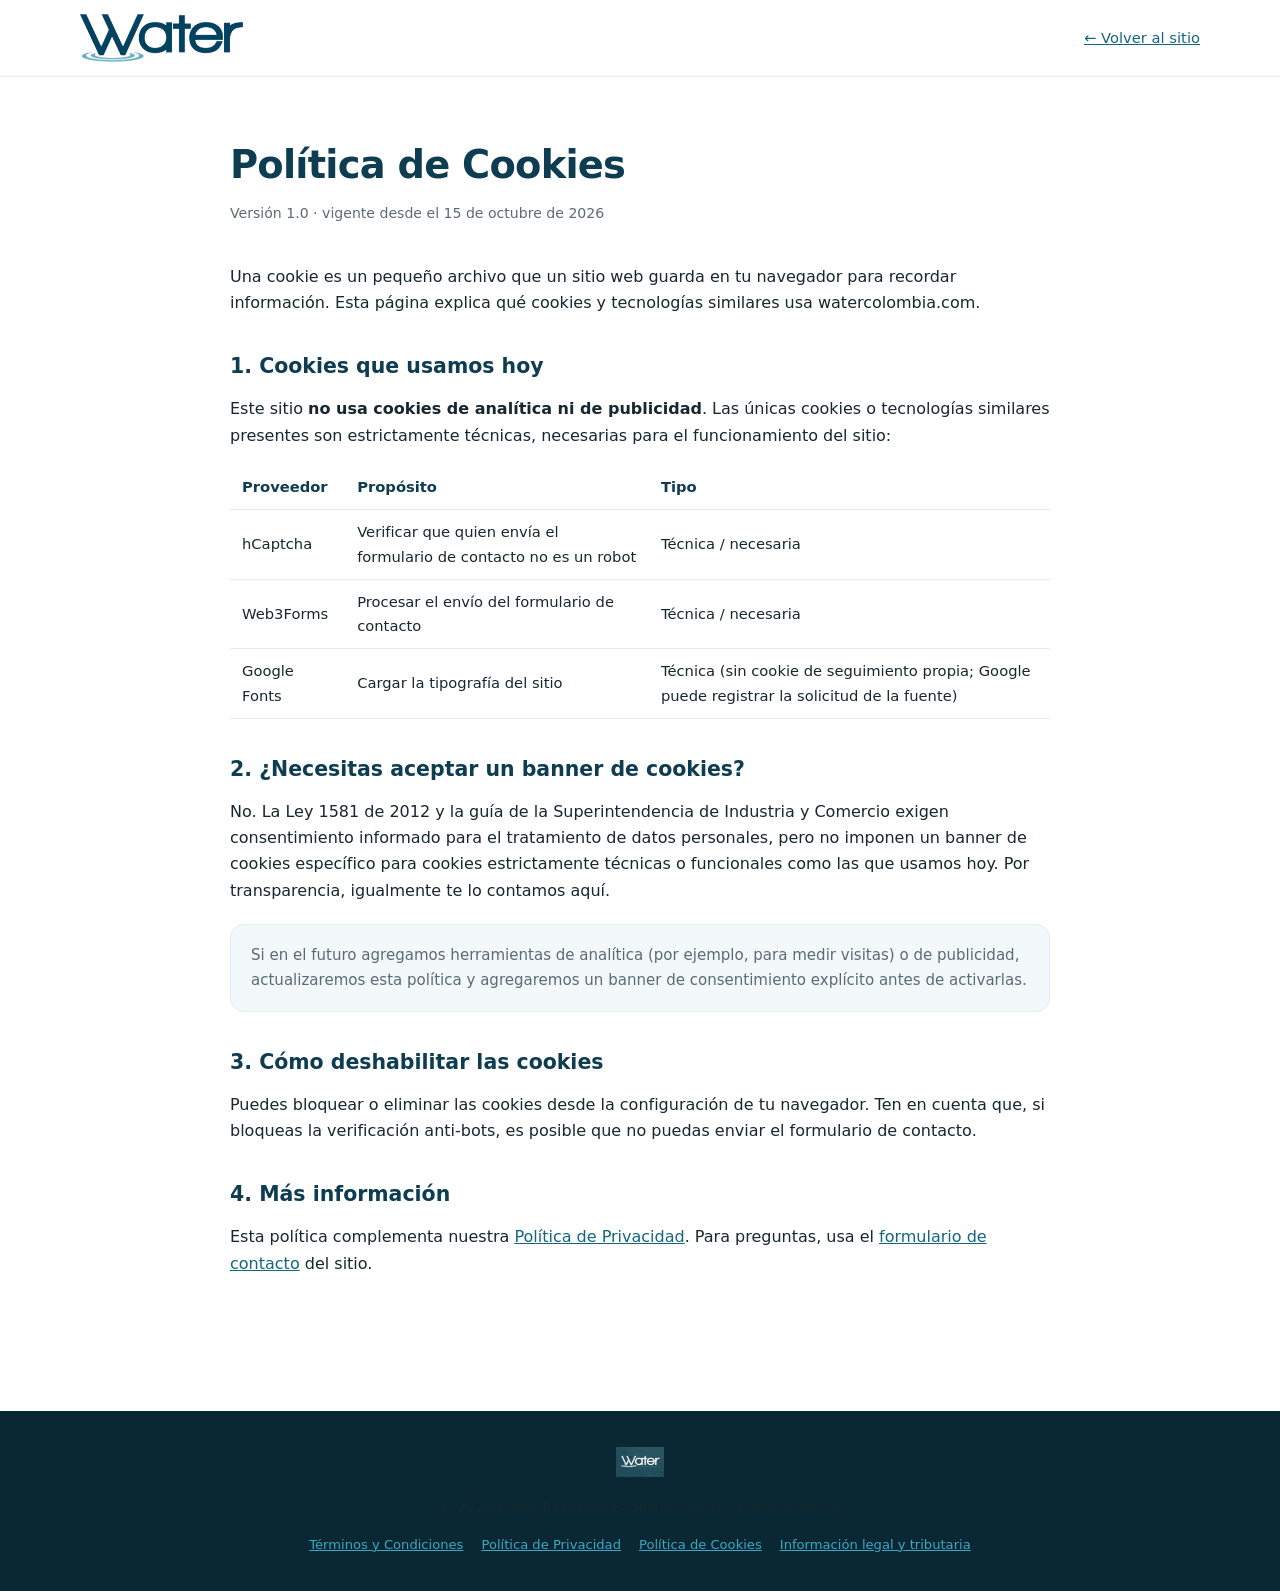
<file: legal/cookies.html>
<!DOCTYPE html>
<html lang="es">
<head>
<meta charset="UTF-8">
<meta name="viewport" content="width=device-width, initial-scale=1.0">
<title>Política de Cookies · WaterColombia</title>
<meta name="description" content="Qué cookies y tecnologías similares usa watercolombia.com y por qué.">
<link rel="canonical" href="https://www.watercolombia.com/legal/cookies.html">
<meta name="robots" content="noindex">
<link rel="stylesheet" href="legal.css">
</head>
<body>
<header>
  <div class="nav">
    <a href="../index.html"><img src="../img/logo-dark.png" alt="WaterColombia"></a>
    <a class="back" href="../index.html">&larr; Volver al sitio</a>
  </div>
</header>

<main>
  <div class="wrap">
    <h1>Política de Cookies</h1>
    <p class="updated">Versión 1.0 · vigente desde el 15 de octubre de 2026</p>

    <p>Una cookie es un pequeño archivo que un sitio web guarda en tu navegador para recordar información. Esta página explica qué cookies y tecnologías similares usa watercolombia.com.</p>

    <h2>1. Cookies que usamos hoy</h2>
    <p>Este sitio <strong>no usa cookies de analítica ni de publicidad</strong>. Las únicas cookies o tecnologías similares presentes son estrictamente técnicas, necesarias para el funcionamiento del sitio:</p>
    <table>
      <tr><th>Proveedor</th><th>Propósito</th><th>Tipo</th></tr>
      <tr><td>hCaptcha</td><td>Verificar que quien envía el formulario de contacto no es un robot</td><td>Técnica / necesaria</td></tr>
      <tr><td>Web3Forms</td><td>Procesar el envío del formulario de contacto</td><td>Técnica / necesaria</td></tr>
      <tr><td>Google Fonts</td><td>Cargar la tipografía del sitio</td><td>Técnica (sin cookie de seguimiento propia; Google puede registrar la solicitud de la fuente)</td></tr>
    </table>

    <h2>2. ¿Necesitas aceptar un banner de cookies?</h2>
    <p>No. La Ley 1581 de 2012 y la guía de la Superintendencia de Industria y Comercio exigen consentimiento informado para el tratamiento de datos personales, pero no imponen un banner de cookies específico para cookies estrictamente técnicas o funcionales como las que usamos hoy. Por transparencia, igualmente te lo contamos aquí.</p>
    <div class="callout">
      Si en el futuro agregamos herramientas de analítica (por ejemplo, para medir visitas) o de publicidad, actualizaremos esta política y agregaremos un banner de consentimiento explícito antes de activarlas.
    </div>

    <h2>3. Cómo deshabilitar las cookies</h2>
    <p>Puedes bloquear o eliminar las cookies desde la configuración de tu navegador. Ten en cuenta que, si bloqueas la verificación anti-bots, es posible que no puedas enviar el formulario de contacto.</p>

    <h2>4. Más información</h2>
    <p>Esta política complementa nuestra <a href="privacidad.html">Política de Privacidad</a>. Para preguntas, usa el <a href="../index.html#contacto">formulario de contacto</a> del sitio.</p>
  </div>
</main>

<footer>
  <div class="wrap">
    <img src="../img/logo-white.png" alt="WaterColombia">
    <p>© <span id="year"></span> Water Treatment Engineering SAS · WaterColombia</p>
    <div class="legal-links">
      <a href="terminos.html">Términos y Condiciones</a>
      <a href="privacidad.html">Política de Privacidad</a>
      <a href="cookies.html">Política de Cookies</a>
      <a href="informacion-legal.html">Información legal y tributaria</a>
    </div>
  </div>
</footer>
<script>document.getElementById('year').textContent = new Date().getFullYear();</script>
</body>
</html>
</file>
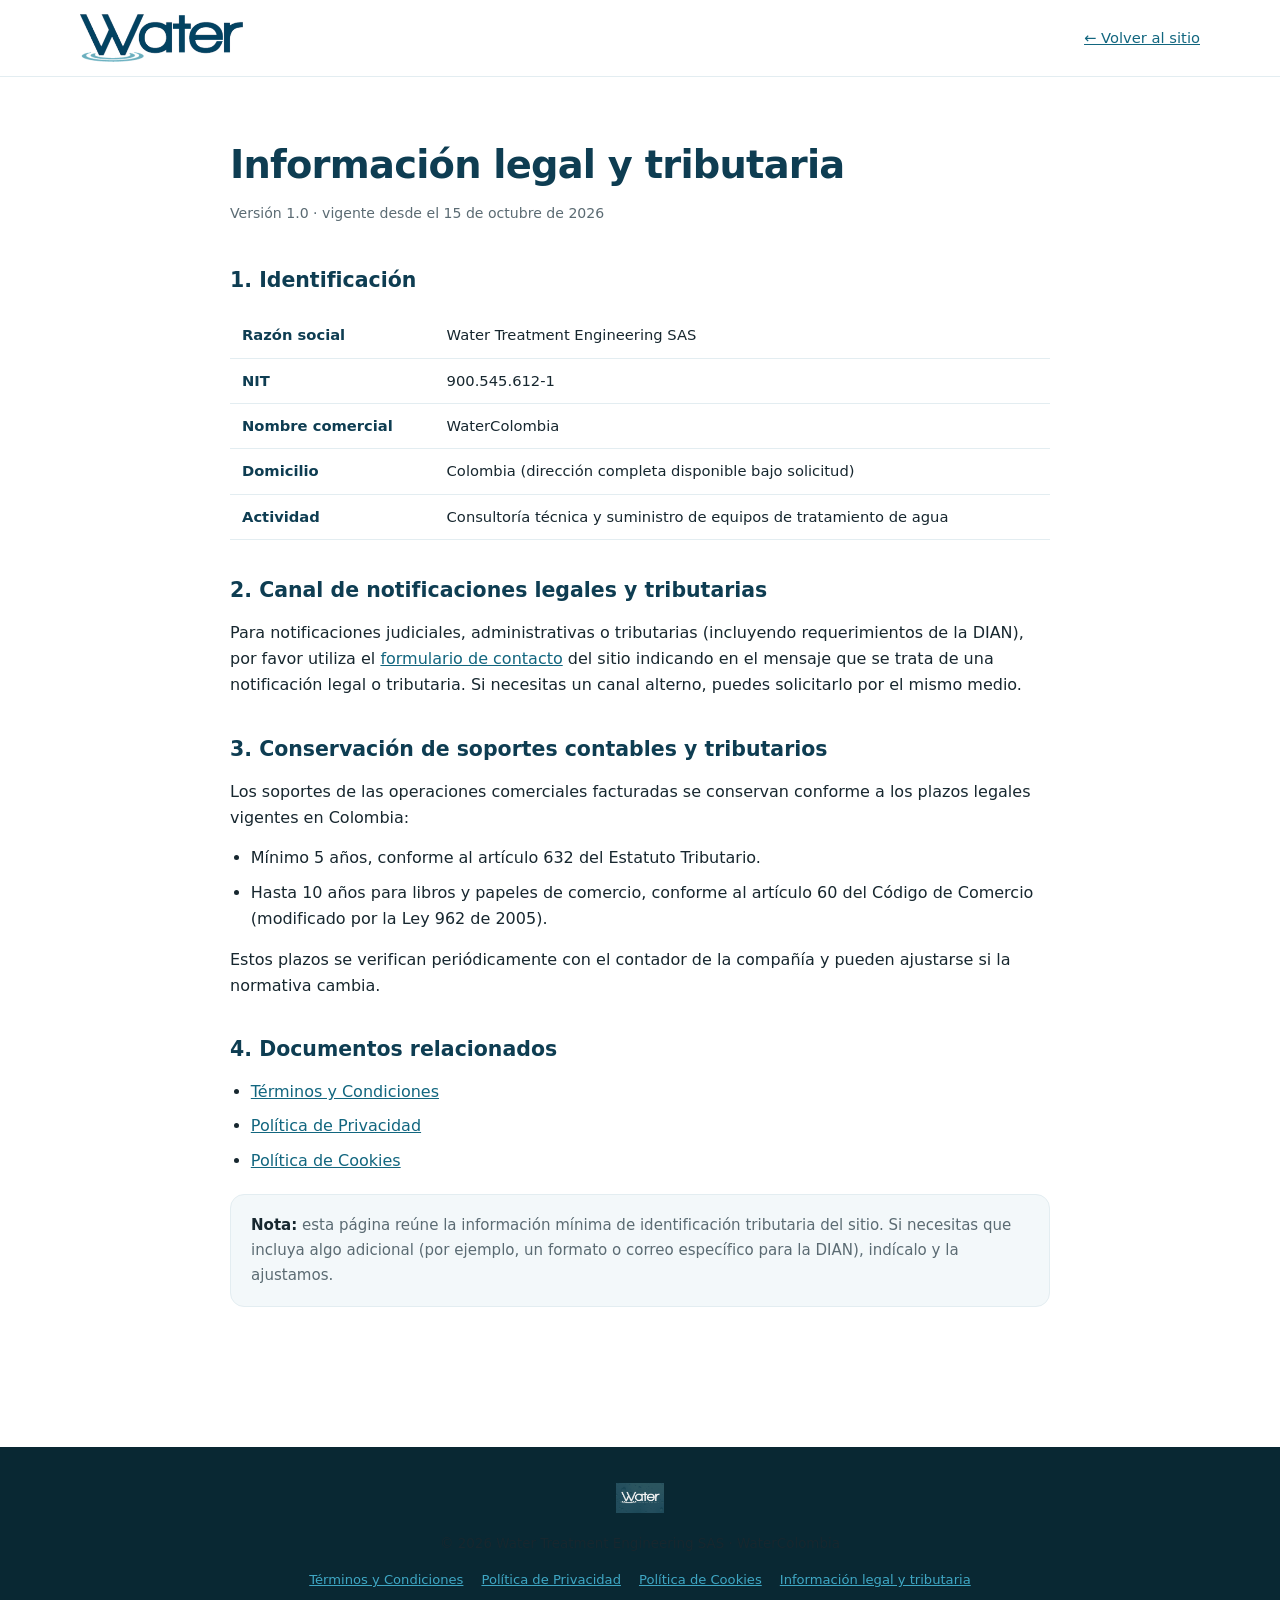
<file: legal/informacion-legal.html>
<!DOCTYPE html>
<html lang="es">
<head>
<meta charset="UTF-8">
<meta name="viewport" content="width=device-width, initial-scale=1.0">
<title>Información legal y tributaria · WaterColombia</title>
<meta name="description" content="Identificación tributaria y canal de notificaciones legales de Water Treatment Engineering SAS (WaterColombia).">
<link rel="canonical" href="https://www.watercolombia.com/legal/informacion-legal.html">
<meta name="robots" content="noindex">
<link rel="stylesheet" href="legal.css">
</head>
<body>
<header>
  <div class="nav">
    <a href="../index.html"><img src="../img/logo-dark.png" alt="WaterColombia"></a>
    <a class="back" href="../index.html">&larr; Volver al sitio</a>
  </div>
</header>

<main>
  <div class="wrap">
    <h1>Información legal y tributaria</h1>
    <p class="updated">Versión 1.0 · vigente desde el 15 de octubre de 2026</p>

    <h2>1. Identificación</h2>
    <table>
      <tr><th>Razón social</th><td>Water Treatment Engineering SAS</td></tr>
      <tr><th>NIT</th><td>900.545.612-1</td></tr>
      <tr><th>Nombre comercial</th><td>WaterColombia</td></tr>
      <tr><th>Domicilio</th><td>Colombia (dirección completa disponible bajo solicitud)</td></tr>
      <tr><th>Actividad</th><td>Consultoría técnica y suministro de equipos de tratamiento de agua</td></tr>
    </table>

    <h2>2. Canal de notificaciones legales y tributarias</h2>
    <p>Para notificaciones judiciales, administrativas o tributarias (incluyendo requerimientos de la DIAN), por favor utiliza el <a href="../index.html#contacto">formulario de contacto</a> del sitio indicando en el mensaje que se trata de una notificación legal o tributaria. Si necesitas un canal alterno, puedes solicitarlo por el mismo medio.</p>

    <h2>3. Conservación de soportes contables y tributarios</h2>
    <p>Los soportes de las operaciones comerciales facturadas se conservan conforme a los plazos legales vigentes en Colombia:</p>
    <ul>
      <li>Mínimo 5 años, conforme al artículo 632 del Estatuto Tributario.</li>
      <li>Hasta 10 años para libros y papeles de comercio, conforme al artículo 60 del Código de Comercio (modificado por la Ley 962 de 2005).</li>
    </ul>
    <p>Estos plazos se verifican periódicamente con el contador de la compañía y pueden ajustarse si la normativa cambia.</p>

    <h2>4. Documentos relacionados</h2>
    <ul>
      <li><a href="terminos.html">Términos y Condiciones</a></li>
      <li><a href="privacidad.html">Política de Privacidad</a></li>
      <li><a href="cookies.html">Política de Cookies</a></li>
    </ul>

    <div class="callout">
      <strong>Nota:</strong> esta página reúne la información mínima de identificación tributaria del sitio. Si necesitas que incluya algo adicional (por ejemplo, un formato o correo específico para la DIAN), indícalo y la ajustamos.
    </div>
  </div>
</main>

<footer>
  <div class="wrap">
    <img src="../img/logo-white.png" alt="WaterColombia">
    <p>© <span id="year"></span> Water Treatment Engineering SAS · WaterColombia</p>
    <div class="legal-links">
      <a href="terminos.html">Términos y Condiciones</a>
      <a href="privacidad.html">Política de Privacidad</a>
      <a href="cookies.html">Política de Cookies</a>
      <a href="informacion-legal.html">Información legal y tributaria</a>
    </div>
  </div>
</footer>
<script>document.getElementById('year').textContent = new Date().getFullYear();</script>
</body>
</html>
</file>
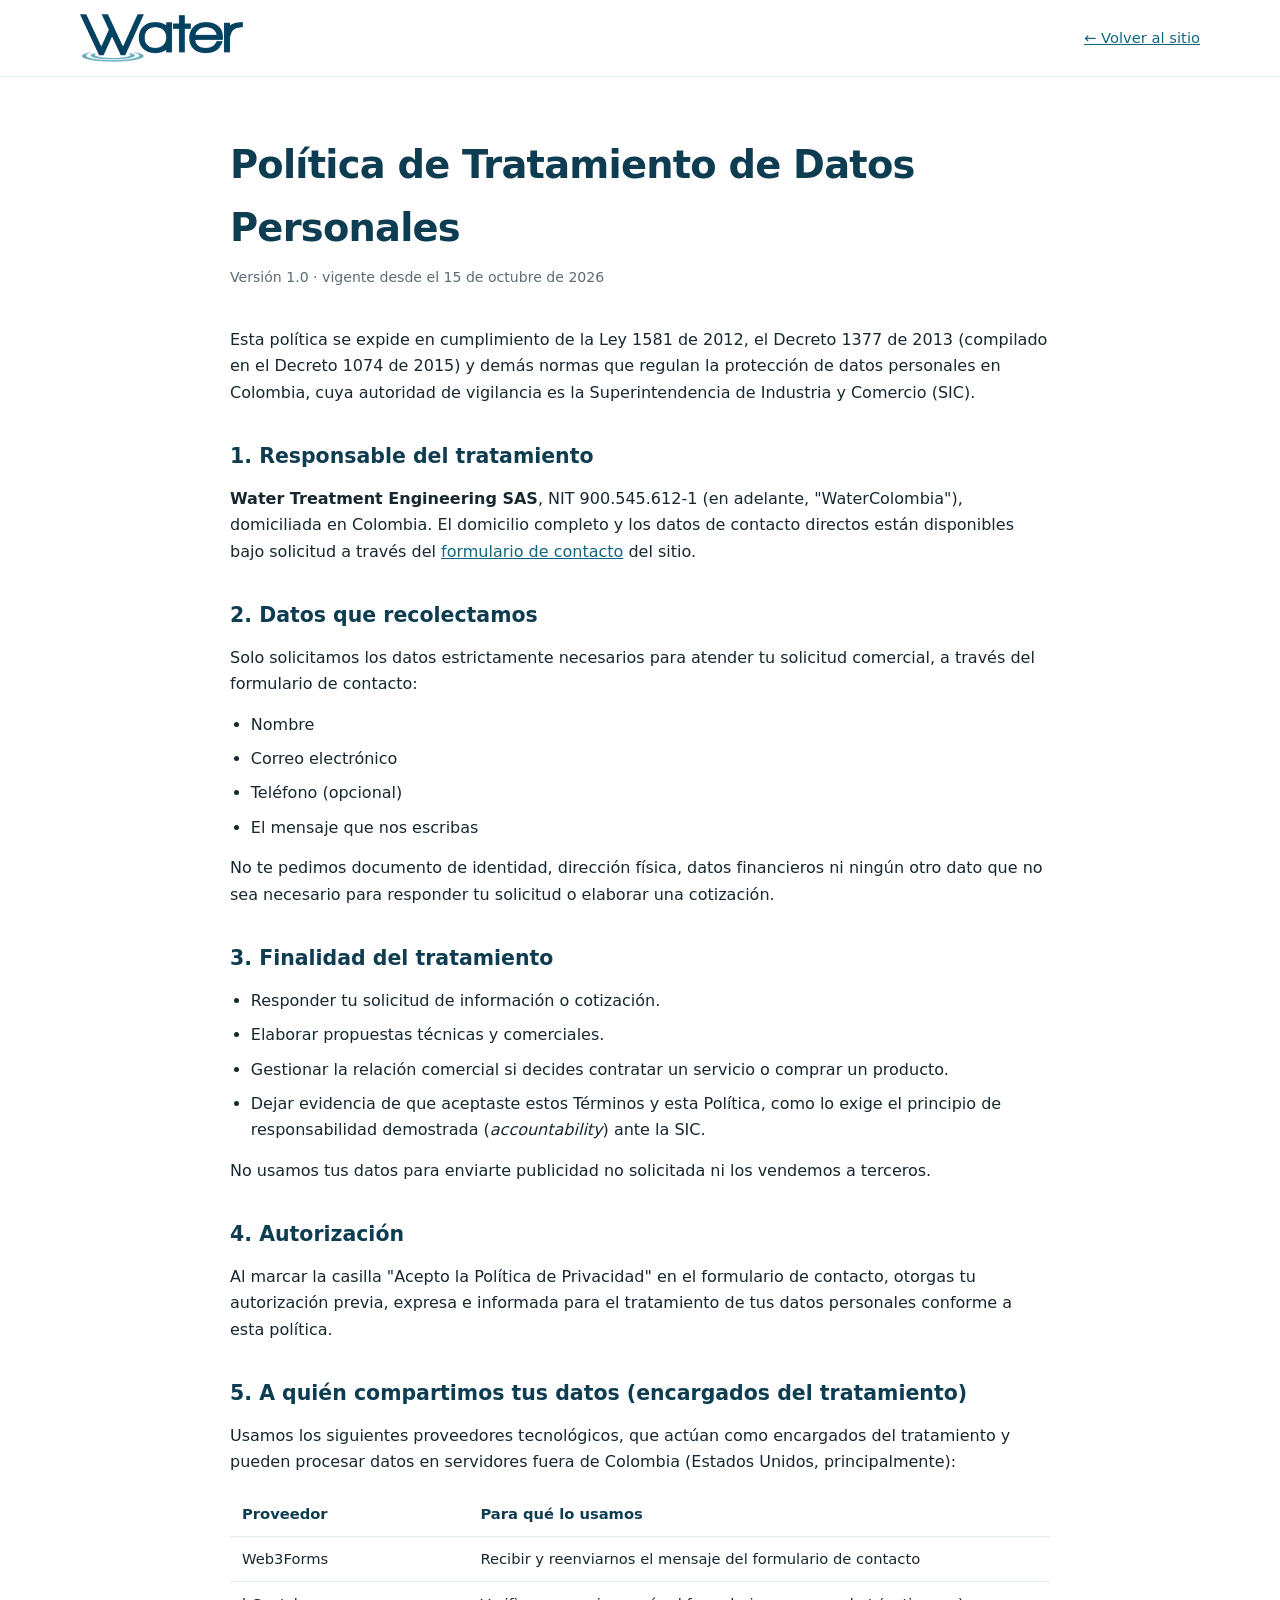
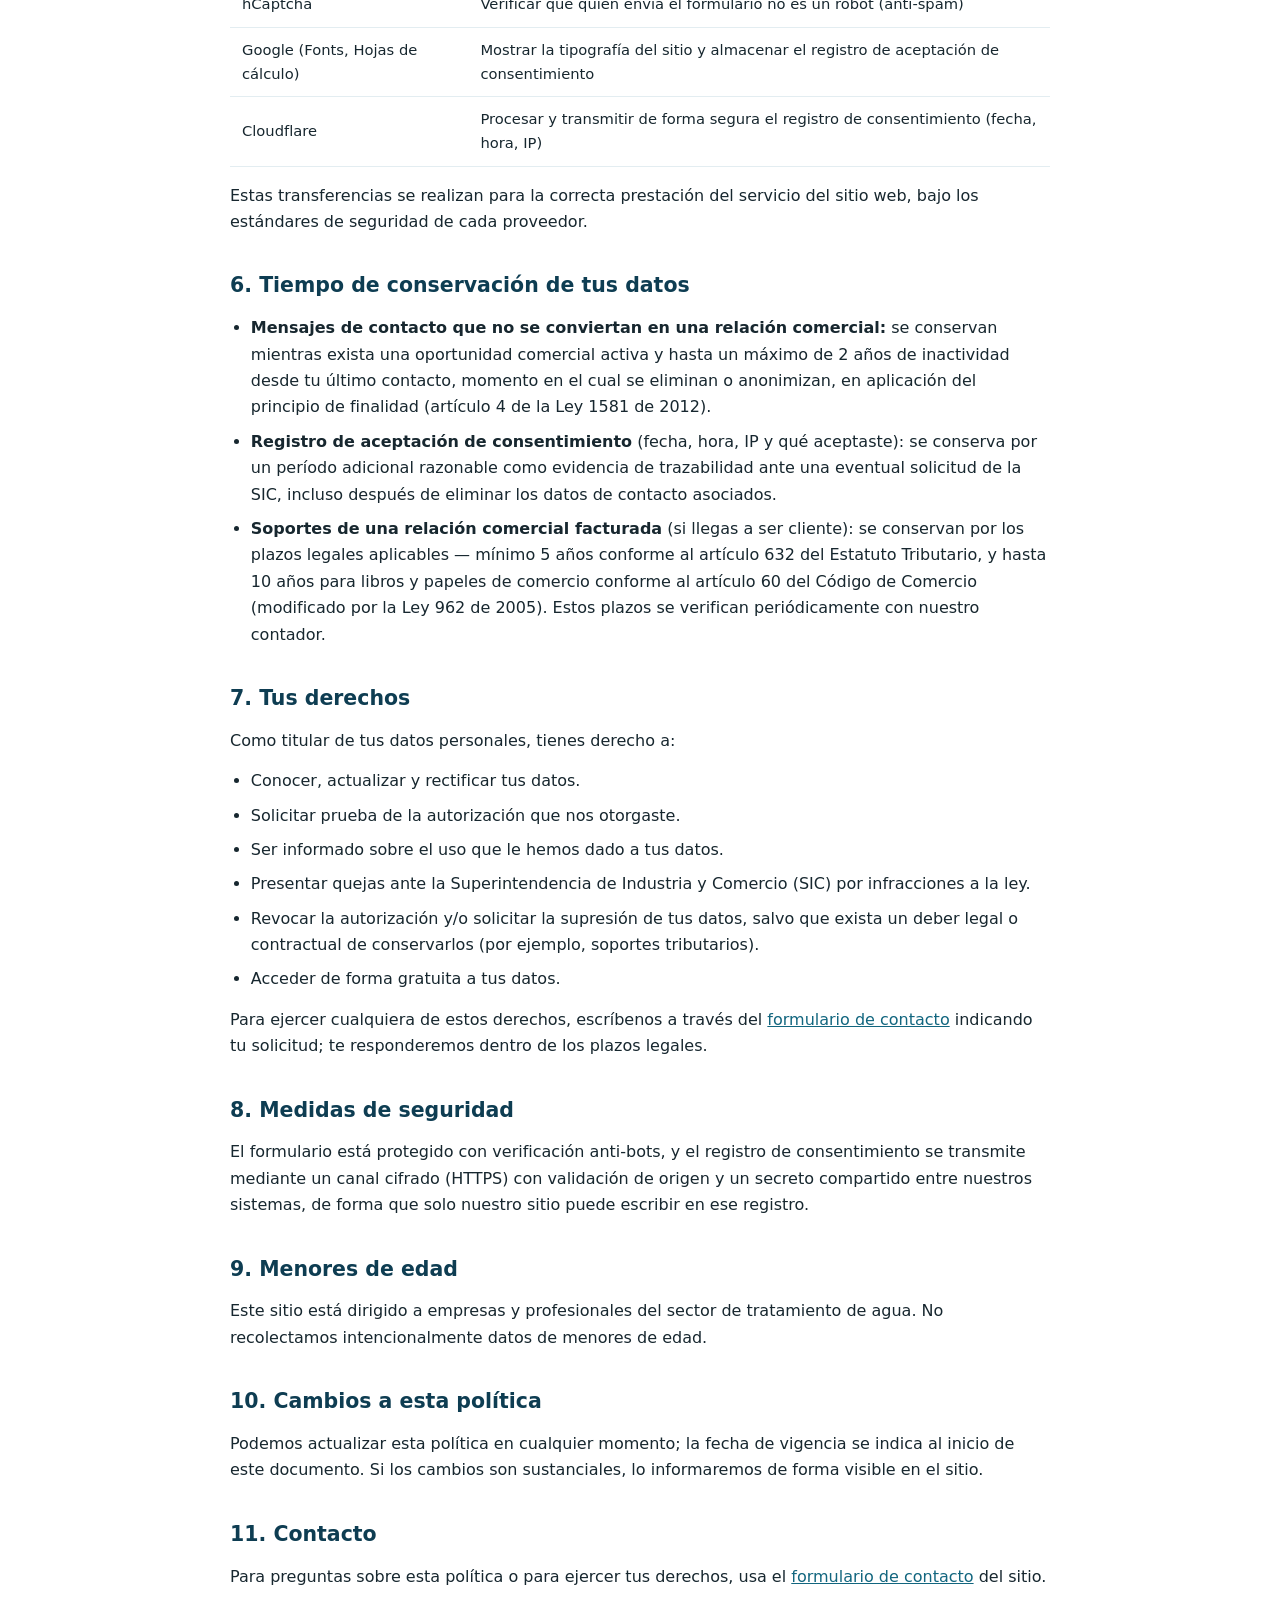
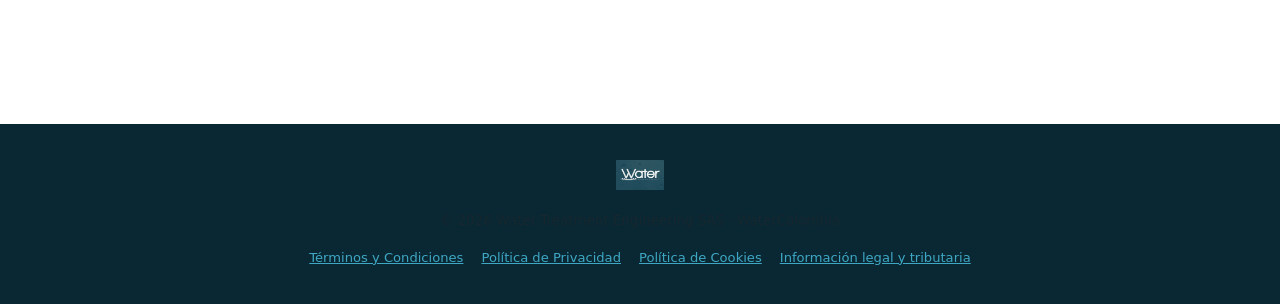
<file: legal/privacidad.html>
<!DOCTYPE html>
<html lang="es">
<head>
<meta charset="UTF-8">
<meta name="viewport" content="width=device-width, initial-scale=1.0">
<title>Política de Privacidad · WaterColombia</title>
<meta name="description" content="Política de tratamiento de datos personales de Water Treatment Engineering SAS (WaterColombia), conforme a la Ley 1581 de 2012.">
<link rel="canonical" href="https://www.watercolombia.com/legal/privacidad.html">
<meta name="robots" content="noindex">
<link rel="stylesheet" href="legal.css">
</head>
<body>
<header>
  <div class="nav">
    <a href="../index.html"><img src="../img/logo-dark.png" alt="WaterColombia"></a>
    <a class="back" href="../index.html">&larr; Volver al sitio</a>
  </div>
</header>

<main>
  <div class="wrap">
    <h1>Política de Tratamiento de Datos Personales</h1>
    <p class="updated">Versión 1.0 · vigente desde el 15 de octubre de 2026</p>

    <p>Esta política se expide en cumplimiento de la Ley 1581 de 2012, el Decreto 1377 de 2013 (compilado en el Decreto 1074 de 2015) y demás normas que regulan la protección de datos personales en Colombia, cuya autoridad de vigilancia es la Superintendencia de Industria y Comercio (SIC).</p>

    <h2>1. Responsable del tratamiento</h2>
    <p><strong>Water Treatment Engineering SAS</strong>, NIT 900.545.612-1 (en adelante, "WaterColombia"), domiciliada en Colombia. El domicilio completo y los datos de contacto directos están disponibles bajo solicitud a través del <a href="../index.html#contacto">formulario de contacto</a> del sitio.</p>

    <h2>2. Datos que recolectamos</h2>
    <p>Solo solicitamos los datos estrictamente necesarios para atender tu solicitud comercial, a través del formulario de contacto:</p>
    <ul>
      <li>Nombre</li>
      <li>Correo electrónico</li>
      <li>Teléfono (opcional)</li>
      <li>El mensaje que nos escribas</li>
    </ul>
    <p>No te pedimos documento de identidad, dirección física, datos financieros ni ningún otro dato que no sea necesario para responder tu solicitud o elaborar una cotización.</p>

    <h2>3. Finalidad del tratamiento</h2>
    <ul>
      <li>Responder tu solicitud de información o cotización.</li>
      <li>Elaborar propuestas técnicas y comerciales.</li>
      <li>Gestionar la relación comercial si decides contratar un servicio o comprar un producto.</li>
      <li>Dejar evidencia de que aceptaste estos Términos y esta Política, como lo exige el principio de responsabilidad demostrada (<em>accountability</em>) ante la SIC.</li>
    </ul>
    <p>No usamos tus datos para enviarte publicidad no solicitada ni los vendemos a terceros.</p>

    <h2>4. Autorización</h2>
    <p>Al marcar la casilla "Acepto la Política de Privacidad" en el formulario de contacto, otorgas tu autorización previa, expresa e informada para el tratamiento de tus datos personales conforme a esta política.</p>

    <h2>5. A quién compartimos tus datos (encargados del tratamiento)</h2>
    <p>Usamos los siguientes proveedores tecnológicos, que actúan como encargados del tratamiento y pueden procesar datos en servidores fuera de Colombia (Estados Unidos, principalmente):</p>
    <table>
      <tr><th>Proveedor</th><th>Para qué lo usamos</th></tr>
      <tr><td>Web3Forms</td><td>Recibir y reenviarnos el mensaje del formulario de contacto</td></tr>
      <tr><td>hCaptcha</td><td>Verificar que quien envía el formulario no es un robot (anti-spam)</td></tr>
      <tr><td>Google (Fonts, Hojas de cálculo)</td><td>Mostrar la tipografía del sitio y almacenar el registro de aceptación de consentimiento</td></tr>
      <tr><td>Cloudflare</td><td>Procesar y transmitir de forma segura el registro de consentimiento (fecha, hora, IP)</td></tr>
    </table>
    <p>Estas transferencias se realizan para la correcta prestación del servicio del sitio web, bajo los estándares de seguridad de cada proveedor.</p>

    <h2>6. Tiempo de conservación de tus datos</h2>
    <ul>
      <li><strong>Mensajes de contacto que no se conviertan en una relación comercial:</strong> se conservan mientras exista una oportunidad comercial activa y hasta un máximo de 2 años de inactividad desde tu último contacto, momento en el cual se eliminan o anonimizan, en aplicación del principio de finalidad (artículo 4 de la Ley 1581 de 2012).</li>
      <li><strong>Registro de aceptación de consentimiento</strong> (fecha, hora, IP y qué aceptaste): se conserva por un período adicional razonable como evidencia de trazabilidad ante una eventual solicitud de la SIC, incluso después de eliminar los datos de contacto asociados.</li>
      <li><strong>Soportes de una relación comercial facturada</strong> (si llegas a ser cliente): se conservan por los plazos legales aplicables — mínimo 5 años conforme al artículo 632 del Estatuto Tributario, y hasta 10 años para libros y papeles de comercio conforme al artículo 60 del Código de Comercio (modificado por la Ley 962 de 2005). Estos plazos se verifican periódicamente con nuestro contador.</li>
    </ul>

    <h2>7. Tus derechos</h2>
    <p>Como titular de tus datos personales, tienes derecho a:</p>
    <ul>
      <li>Conocer, actualizar y rectificar tus datos.</li>
      <li>Solicitar prueba de la autorización que nos otorgaste.</li>
      <li>Ser informado sobre el uso que le hemos dado a tus datos.</li>
      <li>Presentar quejas ante la Superintendencia de Industria y Comercio (SIC) por infracciones a la ley.</li>
      <li>Revocar la autorización y/o solicitar la supresión de tus datos, salvo que exista un deber legal o contractual de conservarlos (por ejemplo, soportes tributarios).</li>
      <li>Acceder de forma gratuita a tus datos.</li>
    </ul>
    <p>Para ejercer cualquiera de estos derechos, escríbenos a través del <a href="../index.html#contacto">formulario de contacto</a> indicando tu solicitud; te responderemos dentro de los plazos legales.</p>

    <h2>8. Medidas de seguridad</h2>
    <p>El formulario está protegido con verificación anti-bots, y el registro de consentimiento se transmite mediante un canal cifrado (HTTPS) con validación de origen y un secreto compartido entre nuestros sistemas, de forma que solo nuestro sitio puede escribir en ese registro.</p>

    <h2>9. Menores de edad</h2>
    <p>Este sitio está dirigido a empresas y profesionales del sector de tratamiento de agua. No recolectamos intencionalmente datos de menores de edad.</p>

    <h2>10. Cambios a esta política</h2>
    <p>Podemos actualizar esta política en cualquier momento; la fecha de vigencia se indica al inicio de este documento. Si los cambios son sustanciales, lo informaremos de forma visible en el sitio.</p>

    <h2>11. Contacto</h2>
    <p>Para preguntas sobre esta política o para ejercer tus derechos, usa el <a href="../index.html#contacto">formulario de contacto</a> del sitio.</p>
  </div>
</main>

<footer>
  <div class="wrap">
    <img src="../img/logo-white.png" alt="WaterColombia">
    <p>© <span id="year"></span> Water Treatment Engineering SAS · WaterColombia</p>
    <div class="legal-links">
      <a href="terminos.html">Términos y Condiciones</a>
      <a href="privacidad.html">Política de Privacidad</a>
      <a href="cookies.html">Política de Cookies</a>
      <a href="informacion-legal.html">Información legal y tributaria</a>
    </div>
  </div>
</footer>
<script>document.getElementById('year').textContent = new Date().getFullYear();</script>
</body>
</html>
</file>
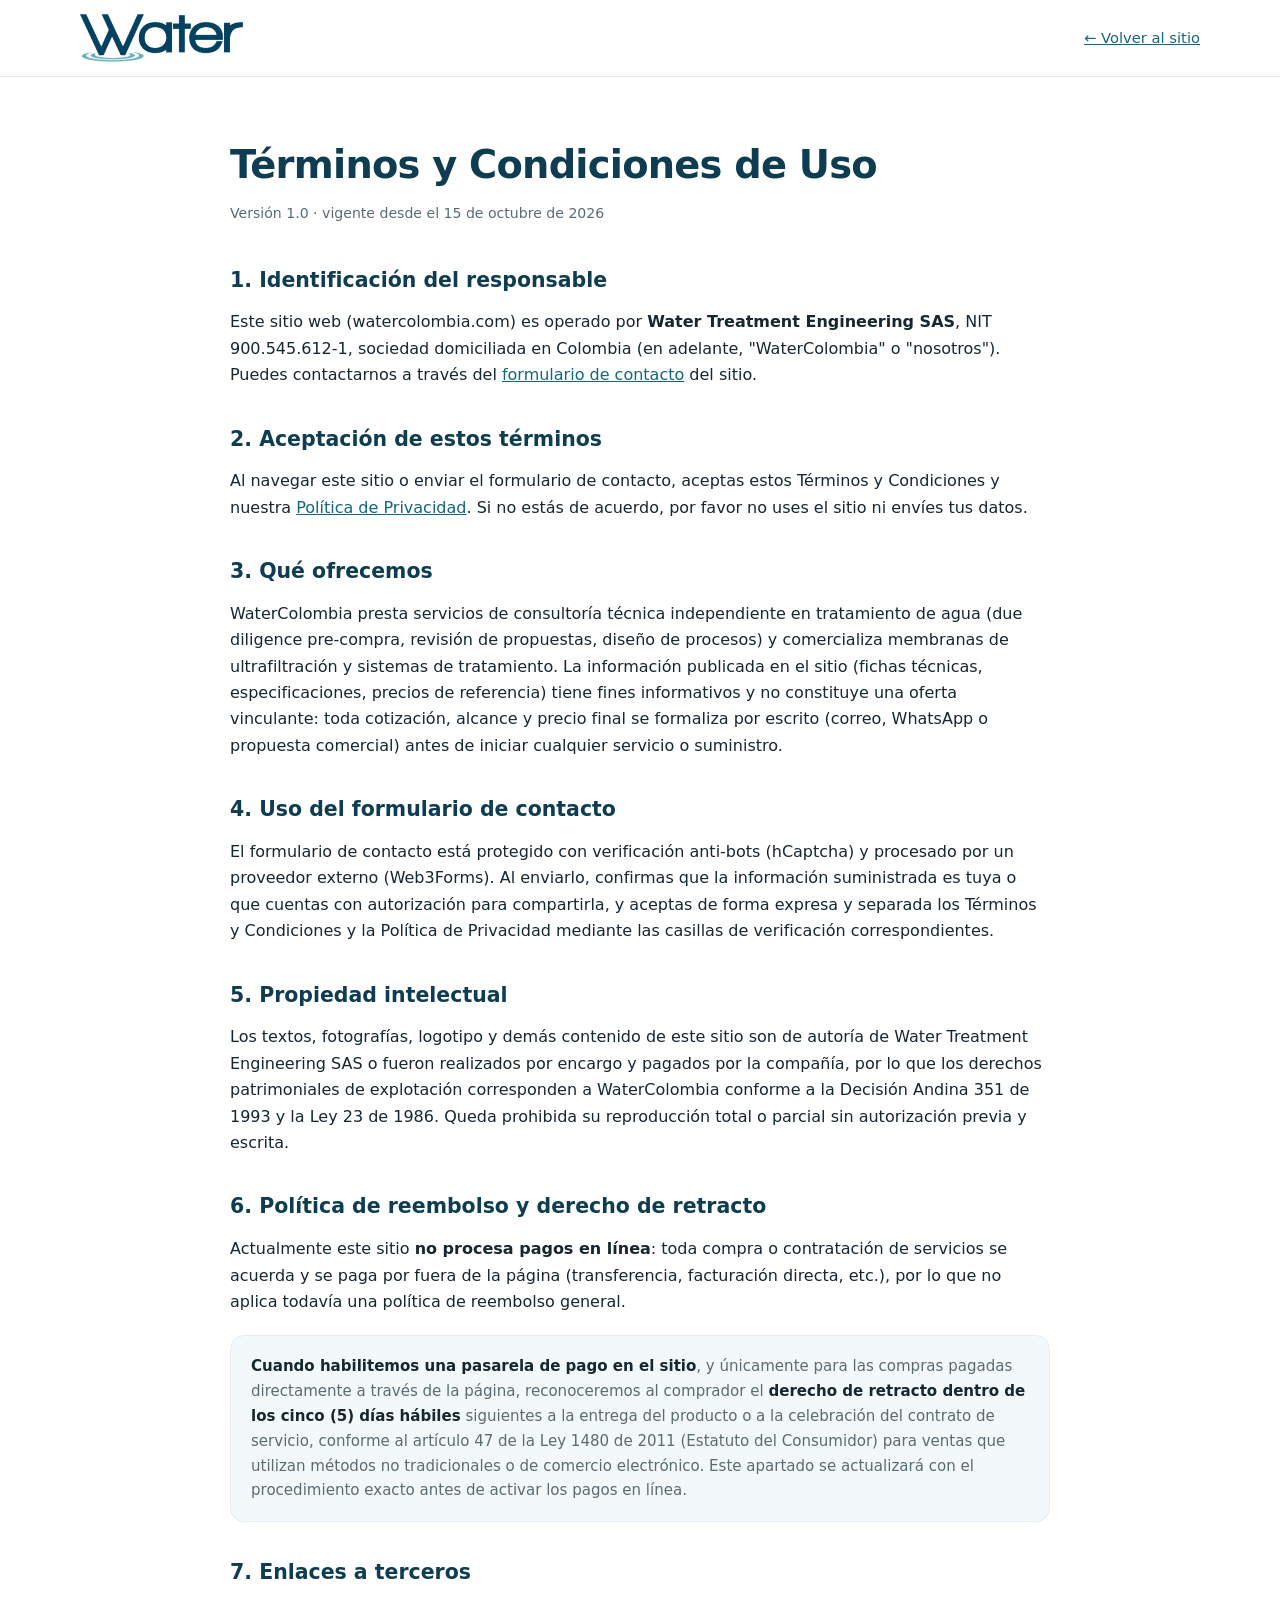
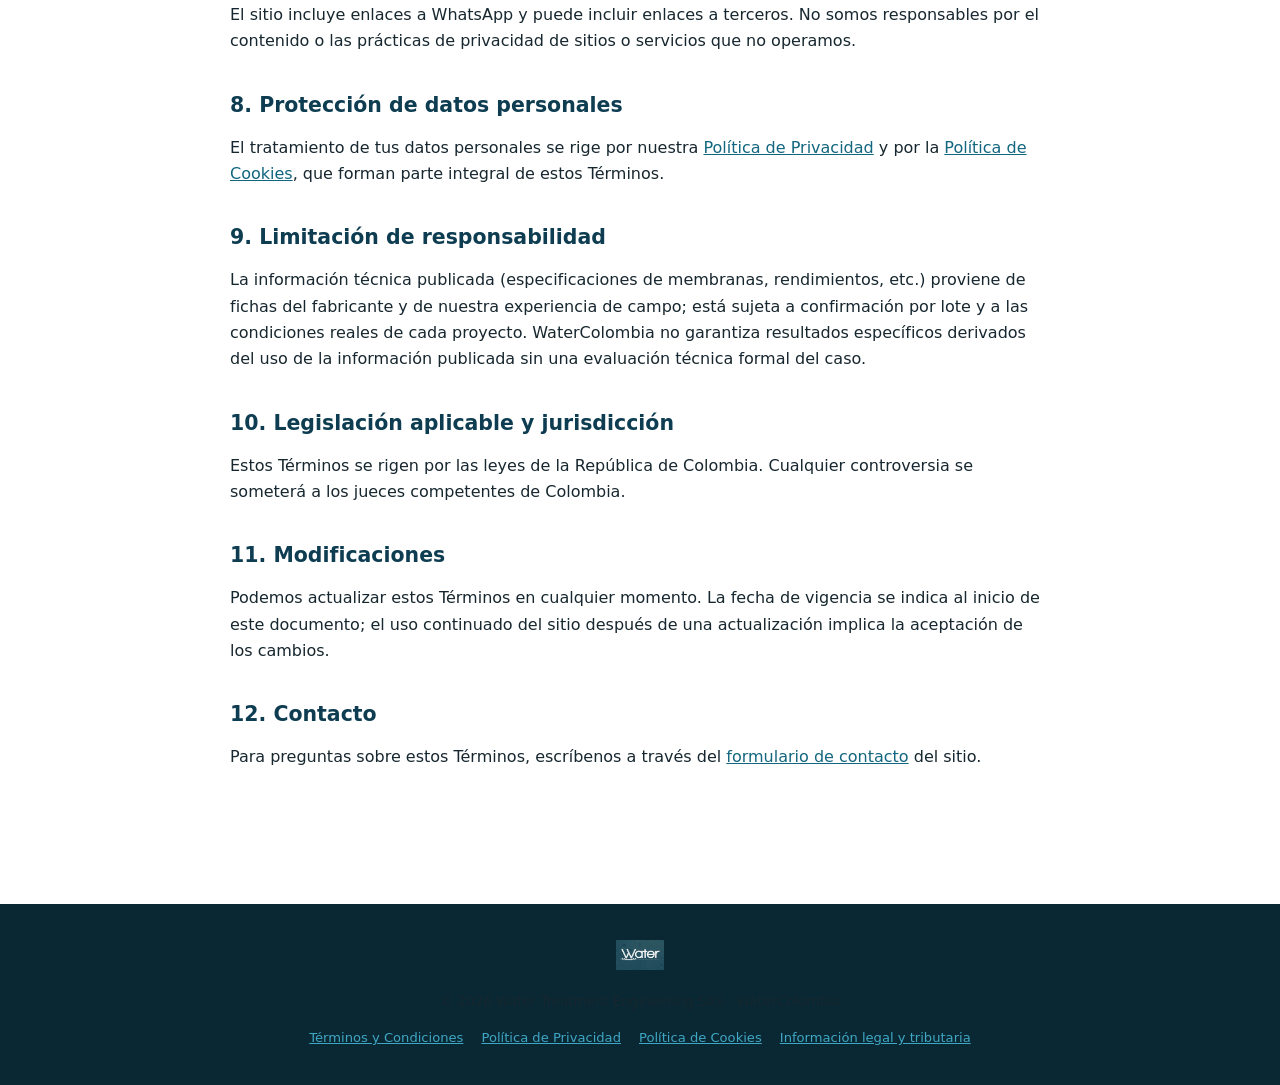
<file: legal/terminos.html>
<!DOCTYPE html>
<html lang="es">
<head>
<meta charset="UTF-8">
<meta name="viewport" content="width=device-width, initial-scale=1.0">
<title>Términos y Condiciones · WaterColombia</title>
<meta name="description" content="Términos y condiciones de uso del sitio web y los servicios de Water Treatment Engineering SAS (WaterColombia).">
<link rel="canonical" href="https://www.watercolombia.com/legal/terminos.html">
<meta name="robots" content="noindex">
<link rel="stylesheet" href="legal.css">
</head>
<body>
<header>
  <div class="nav">
    <a href="../index.html"><img src="../img/logo-dark.png" alt="WaterColombia"></a>
    <a class="back" href="../index.html">&larr; Volver al sitio</a>
  </div>
</header>

<main>
  <div class="wrap">
    <h1>Términos y Condiciones de Uso</h1>
    <p class="updated">Versión 1.0 · vigente desde el 15 de octubre de 2026</p>

    <h2>1. Identificación del responsable</h2>
    <p>Este sitio web (watercolombia.com) es operado por <strong>Water Treatment Engineering SAS</strong>, NIT 900.545.612-1, sociedad domiciliada en Colombia (en adelante, "WaterColombia" o "nosotros"). Puedes contactarnos a través del <a href="../index.html#contacto">formulario de contacto</a> del sitio.</p>

    <h2>2. Aceptación de estos términos</h2>
    <p>Al navegar este sitio o enviar el formulario de contacto, aceptas estos Términos y Condiciones y nuestra <a href="privacidad.html">Política de Privacidad</a>. Si no estás de acuerdo, por favor no uses el sitio ni envíes tus datos.</p>

    <h2>3. Qué ofrecemos</h2>
    <p>WaterColombia presta servicios de consultoría técnica independiente en tratamiento de agua (due diligence pre-compra, revisión de propuestas, diseño de procesos) y comercializa membranas de ultrafiltración y sistemas de tratamiento. La información publicada en el sitio (fichas técnicas, especificaciones, precios de referencia) tiene fines informativos y no constituye una oferta vinculante: toda cotización, alcance y precio final se formaliza por escrito (correo, WhatsApp o propuesta comercial) antes de iniciar cualquier servicio o suministro.</p>

    <h2>4. Uso del formulario de contacto</h2>
    <p>El formulario de contacto está protegido con verificación anti-bots (hCaptcha) y procesado por un proveedor externo (Web3Forms). Al enviarlo, confirmas que la información suministrada es tuya o que cuentas con autorización para compartirla, y aceptas de forma expresa y separada los Términos y Condiciones y la Política de Privacidad mediante las casillas de verificación correspondientes.</p>

    <h2>5. Propiedad intelectual</h2>
    <p>Los textos, fotografías, logotipo y demás contenido de este sitio son de autoría de Water Treatment Engineering SAS o fueron realizados por encargo y pagados por la compañía, por lo que los derechos patrimoniales de explotación corresponden a WaterColombia conforme a la Decisión Andina 351 de 1993 y la Ley 23 de 1986. Queda prohibida su reproducción total o parcial sin autorización previa y escrita.</p>

    <h2>6. Política de reembolso y derecho de retracto</h2>
    <p>Actualmente este sitio <strong>no procesa pagos en línea</strong>: toda compra o contratación de servicios se acuerda y se paga por fuera de la página (transferencia, facturación directa, etc.), por lo que no aplica todavía una política de reembolso general.</p>
    <div class="callout">
      <strong>Cuando habilitemos una pasarela de pago en el sitio</strong>, y únicamente para las compras pagadas directamente a través de la página, reconoceremos al comprador el <strong>derecho de retracto dentro de los cinco (5) días hábiles</strong> siguientes a la entrega del producto o a la celebración del contrato de servicio, conforme al artículo 47 de la Ley 1480 de 2011 (Estatuto del Consumidor) para ventas que utilizan métodos no tradicionales o de comercio electrónico. Este apartado se actualizará con el procedimiento exacto antes de activar los pagos en línea.
    </div>

    <h2>7. Enlaces a terceros</h2>
    <p>El sitio incluye enlaces a WhatsApp y puede incluir enlaces a terceros. No somos responsables por el contenido o las prácticas de privacidad de sitios o servicios que no operamos.</p>

    <h2>8. Protección de datos personales</h2>
    <p>El tratamiento de tus datos personales se rige por nuestra <a href="privacidad.html">Política de Privacidad</a> y por la <a href="cookies.html">Política de Cookies</a>, que forman parte integral de estos Términos.</p>

    <h2>9. Limitación de responsabilidad</h2>
    <p>La información técnica publicada (especificaciones de membranas, rendimientos, etc.) proviene de fichas del fabricante y de nuestra experiencia de campo; está sujeta a confirmación por lote y a las condiciones reales de cada proyecto. WaterColombia no garantiza resultados específicos derivados del uso de la información publicada sin una evaluación técnica formal del caso.</p>

    <h2>10. Legislación aplicable y jurisdicción</h2>
    <p>Estos Términos se rigen por las leyes de la República de Colombia. Cualquier controversia se someterá a los jueces competentes de Colombia.</p>

    <h2>11. Modificaciones</h2>
    <p>Podemos actualizar estos Términos en cualquier momento. La fecha de vigencia se indica al inicio de este documento; el uso continuado del sitio después de una actualización implica la aceptación de los cambios.</p>

    <h2>12. Contacto</h2>
    <p>Para preguntas sobre estos Términos, escríbenos a través del <a href="../index.html#contacto">formulario de contacto</a> del sitio.</p>
  </div>
</main>

<footer>
  <div class="wrap">
    <img src="../img/logo-white.png" alt="WaterColombia">
    <p>© <span id="year"></span> Water Treatment Engineering SAS · WaterColombia</p>
    <div class="legal-links">
      <a href="terminos.html">Términos y Condiciones</a>
      <a href="privacidad.html">Política de Privacidad</a>
      <a href="cookies.html">Política de Cookies</a>
      <a href="informacion-legal.html">Información legal y tributaria</a>
    </div>
  </div>
</footer>
<script>document.getElementById('year').textContent = new Date().getFullYear();</script>
</body>
</html>
</file>
<file: legal/legal.css>
:root{
  --navy:#0e3d52;
  --teal:#12667f;
  --accent:#3fa7c4;
  --ink:#17272f;
  --muted:#5b6b73;
  --bg:#ffffff;
  --soft:#f3f8fa;
  --line:#e3edf1;
  --radius:14px;
}
*{box-sizing:border-box;margin:0;padding:0}
body{
  font-family:'Inter',system-ui,-apple-system,Segoe UI,Roboto,sans-serif;
  color:var(--ink);background:var(--bg);line-height:1.65;
  -webkit-font-smoothing:antialiased;
}
a{color:var(--teal)}
a:hover{color:var(--navy)}
.wrap{width:min(820px,92%);margin-inline:auto}
header{
  position:sticky;top:0;z-index:50;background:rgba(255,255,255,.92);
  backdrop-filter:saturate(180%) blur(10px);border-bottom:1px solid var(--line);
}
.nav{display:flex;align-items:center;justify-content:space-between;height:76px;width:min(1120px,92%);margin-inline:auto}
.nav img{height:48px;width:auto;display:block}
.nav a.back{font-weight:500;color:var(--teal);font-size:.92rem}
main{padding:56px 0 80px}
h1{font-size:clamp(1.7rem,4vw,2.4rem);font-weight:800;color:var(--navy);letter-spacing:-.02em;margin-bottom:6px}
.updated{color:var(--muted);font-size:.88rem;margin-bottom:38px}
h2{font-size:1.28rem;font-weight:700;color:var(--navy);margin:34px 0 12px}
h3{font-size:1.05rem;font-weight:700;color:var(--teal);margin:22px 0 8px}
p{margin-bottom:14px;color:var(--ink)}
ul,ol{margin:0 0 14px 1.3rem}
li{margin-bottom:8px}
.callout{
  background:var(--soft);border:1px solid var(--line);border-radius:var(--radius);
  padding:18px 20px;margin:20px 0;font-size:.94rem;color:var(--muted);
}
.callout strong{color:var(--ink)}
table{width:100%;border-collapse:collapse;margin:16px 0;font-size:.92rem}
table th,table td{text-align:left;padding:10px 12px;border-bottom:1px solid var(--line)}
table th{color:var(--navy)}
footer{background:#092833;color:#9fbcc7;padding:36px 0;text-align:center;margin-top:40px}
footer img{height:30px;margin-bottom:12px;opacity:.95}
footer p{font-size:.84rem}
footer a{color:var(--accent)}
.legal-links{display:flex;gap:18px;justify-content:center;flex-wrap:wrap;margin-top:10px;font-size:.82rem}
</file>
